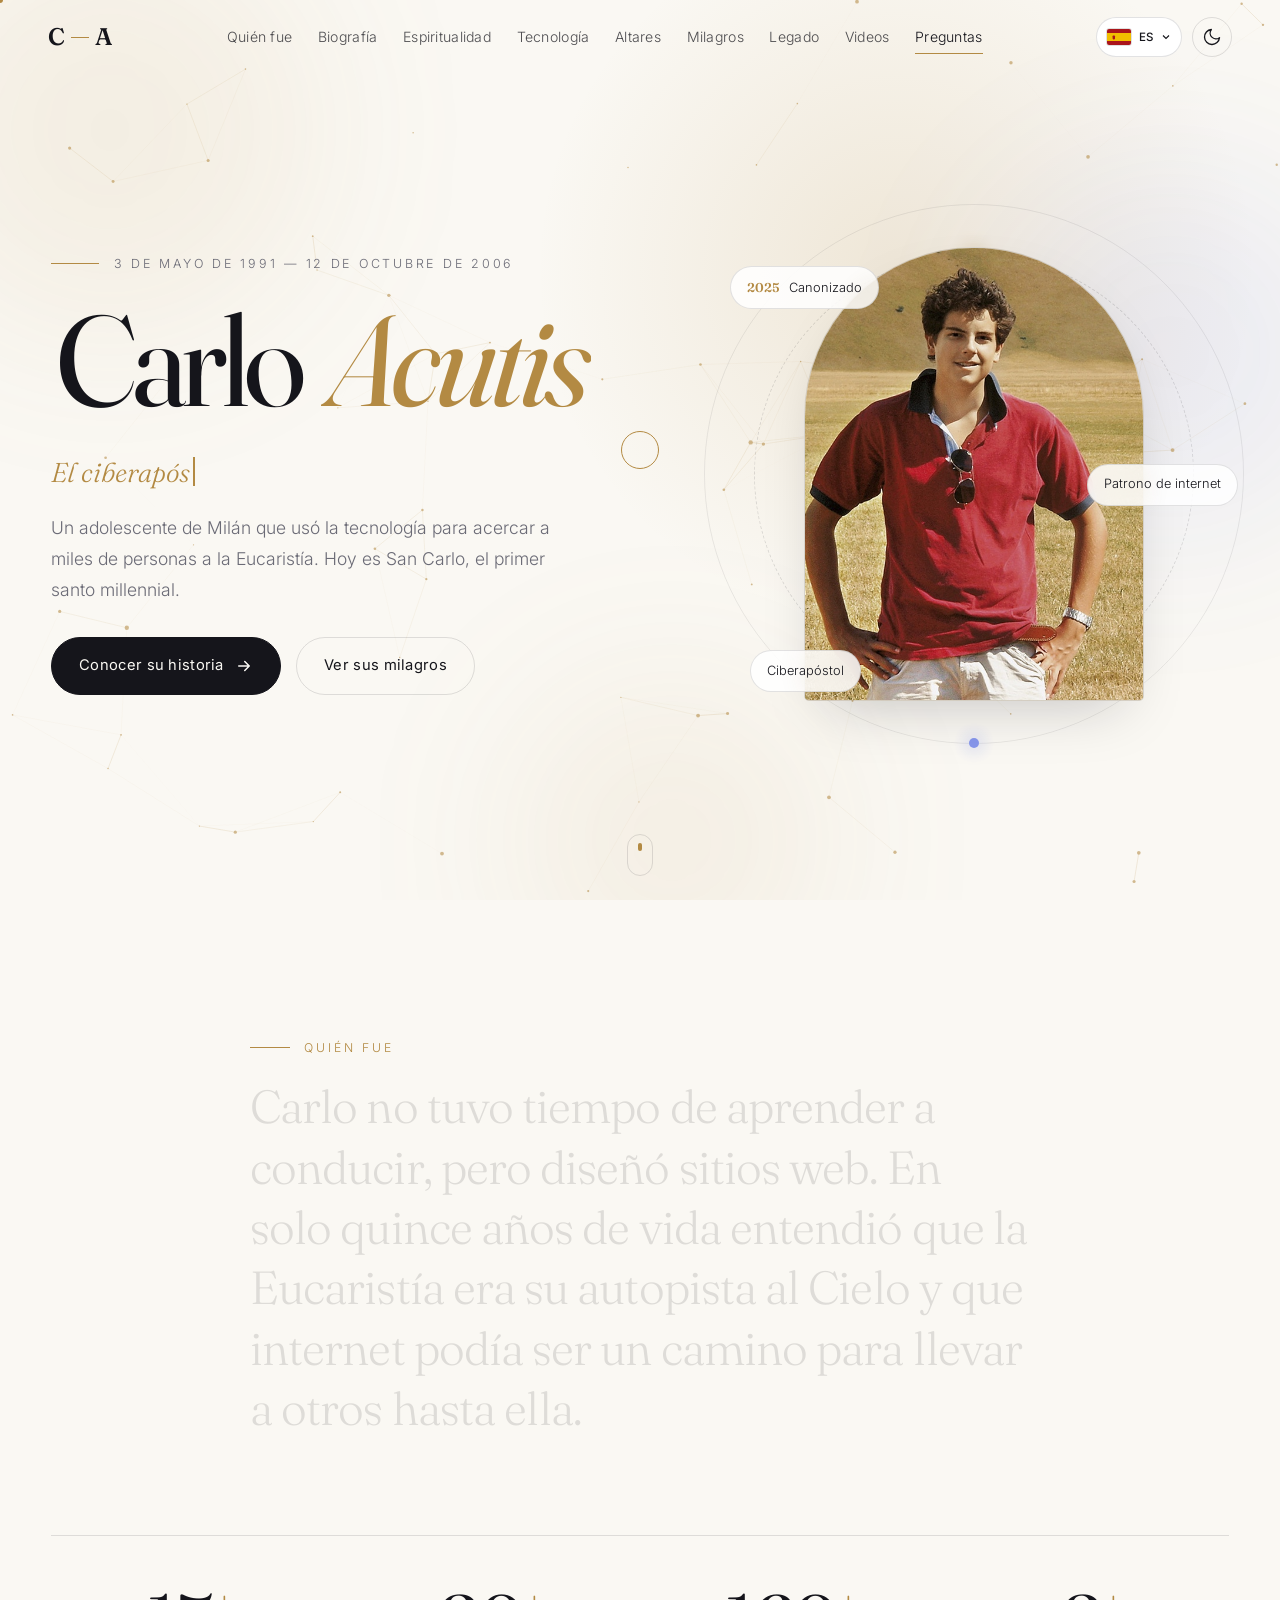
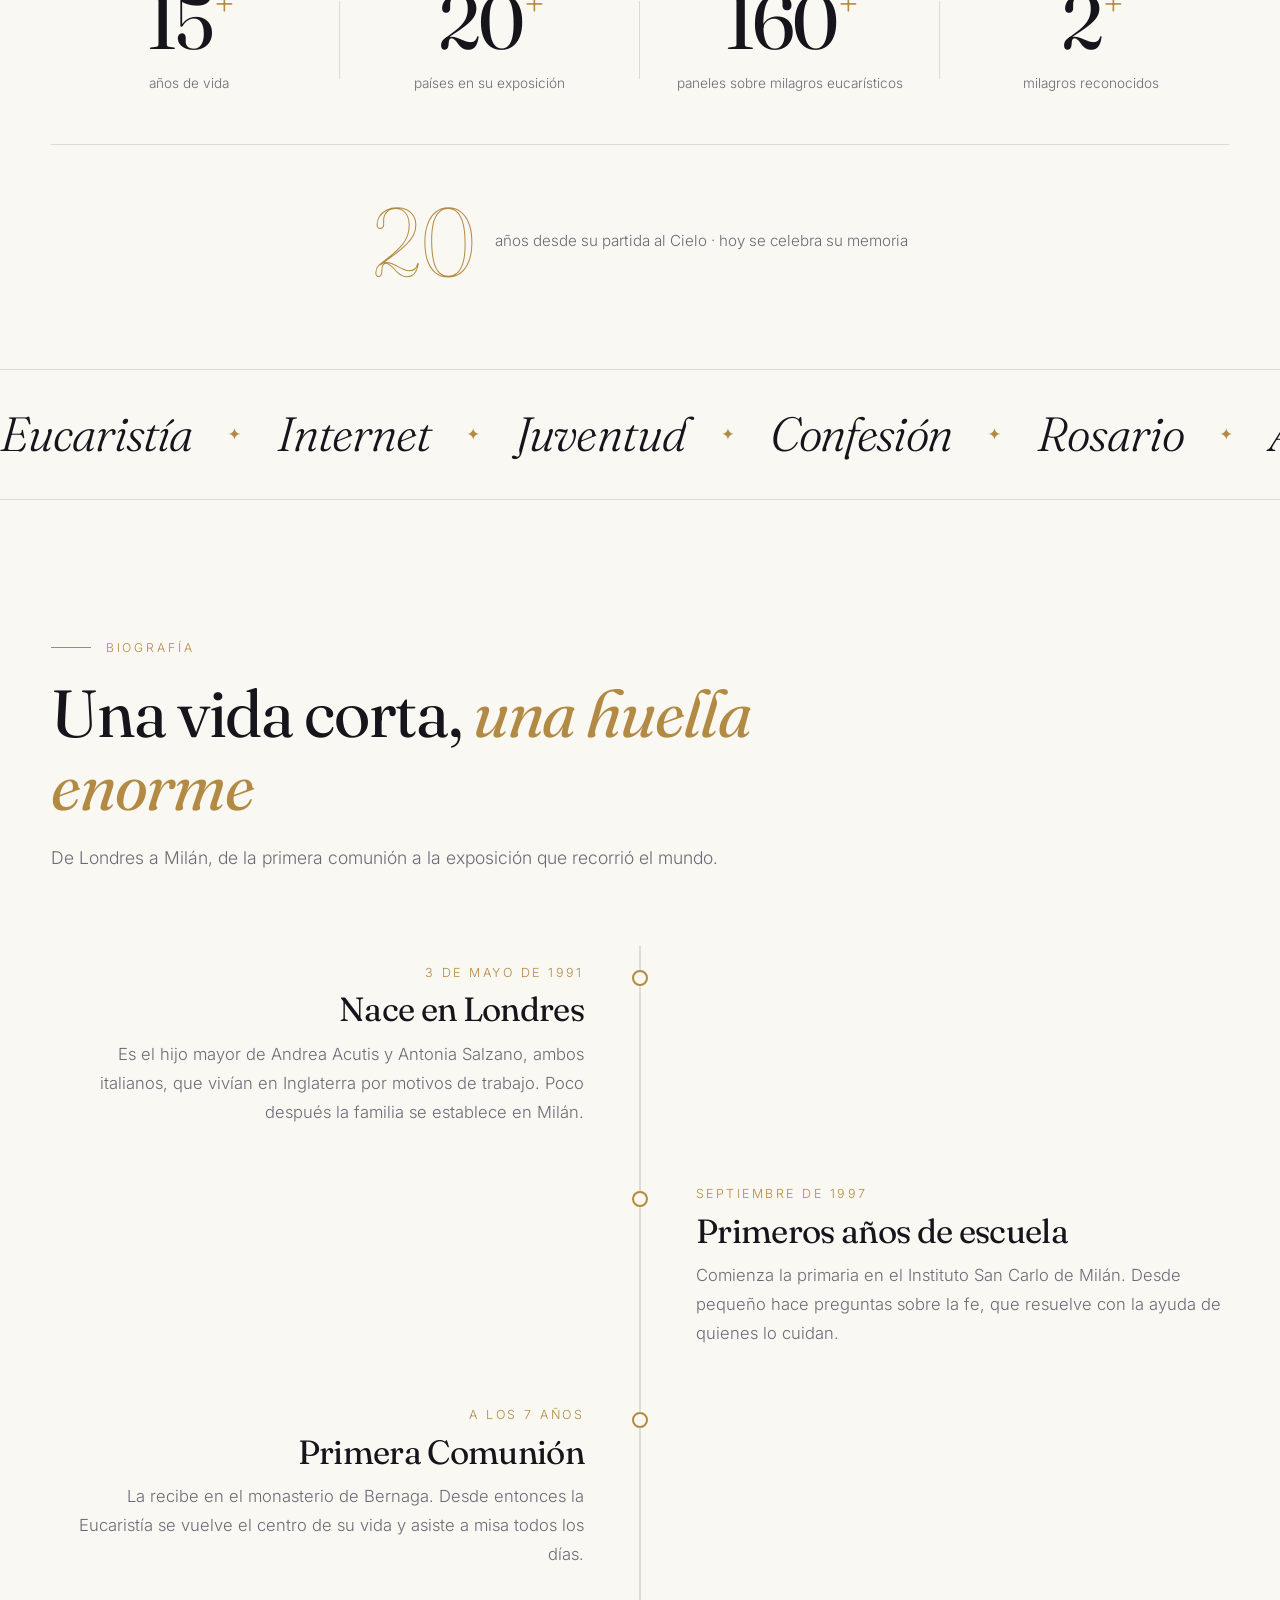
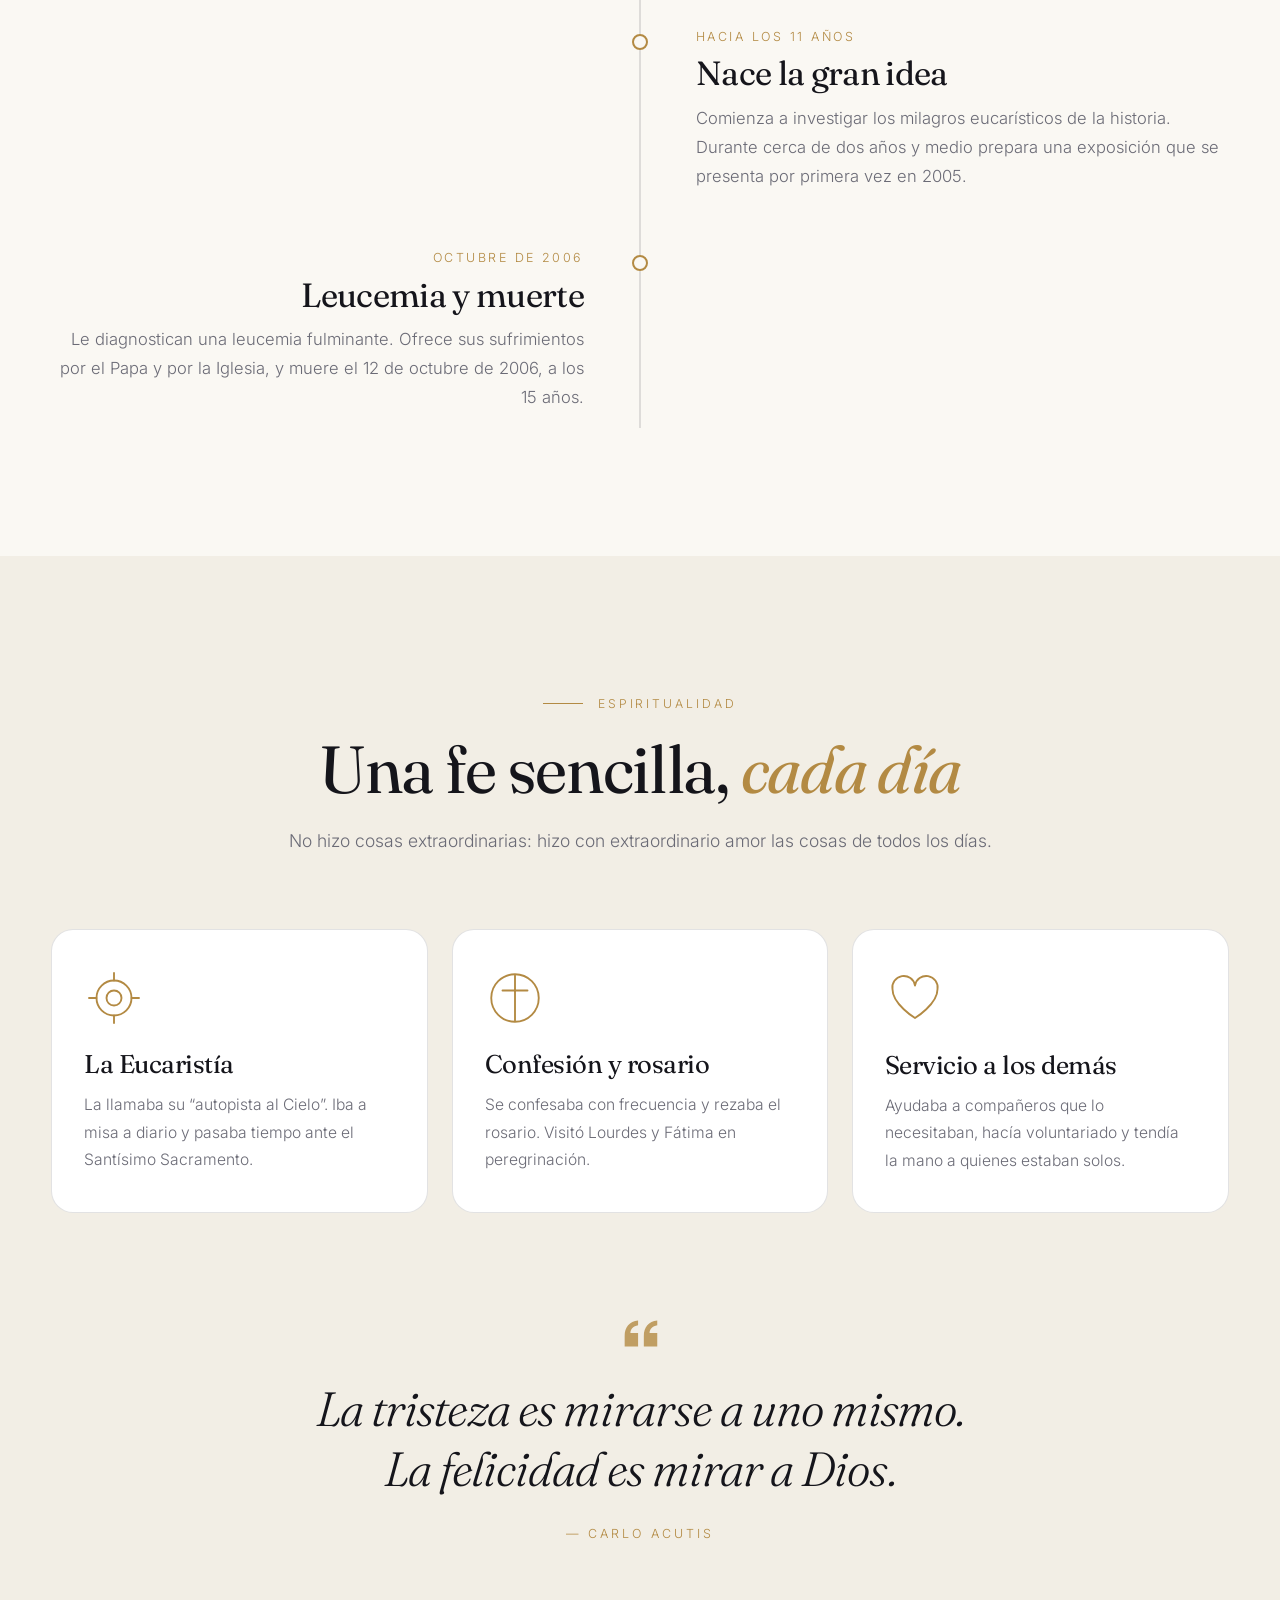
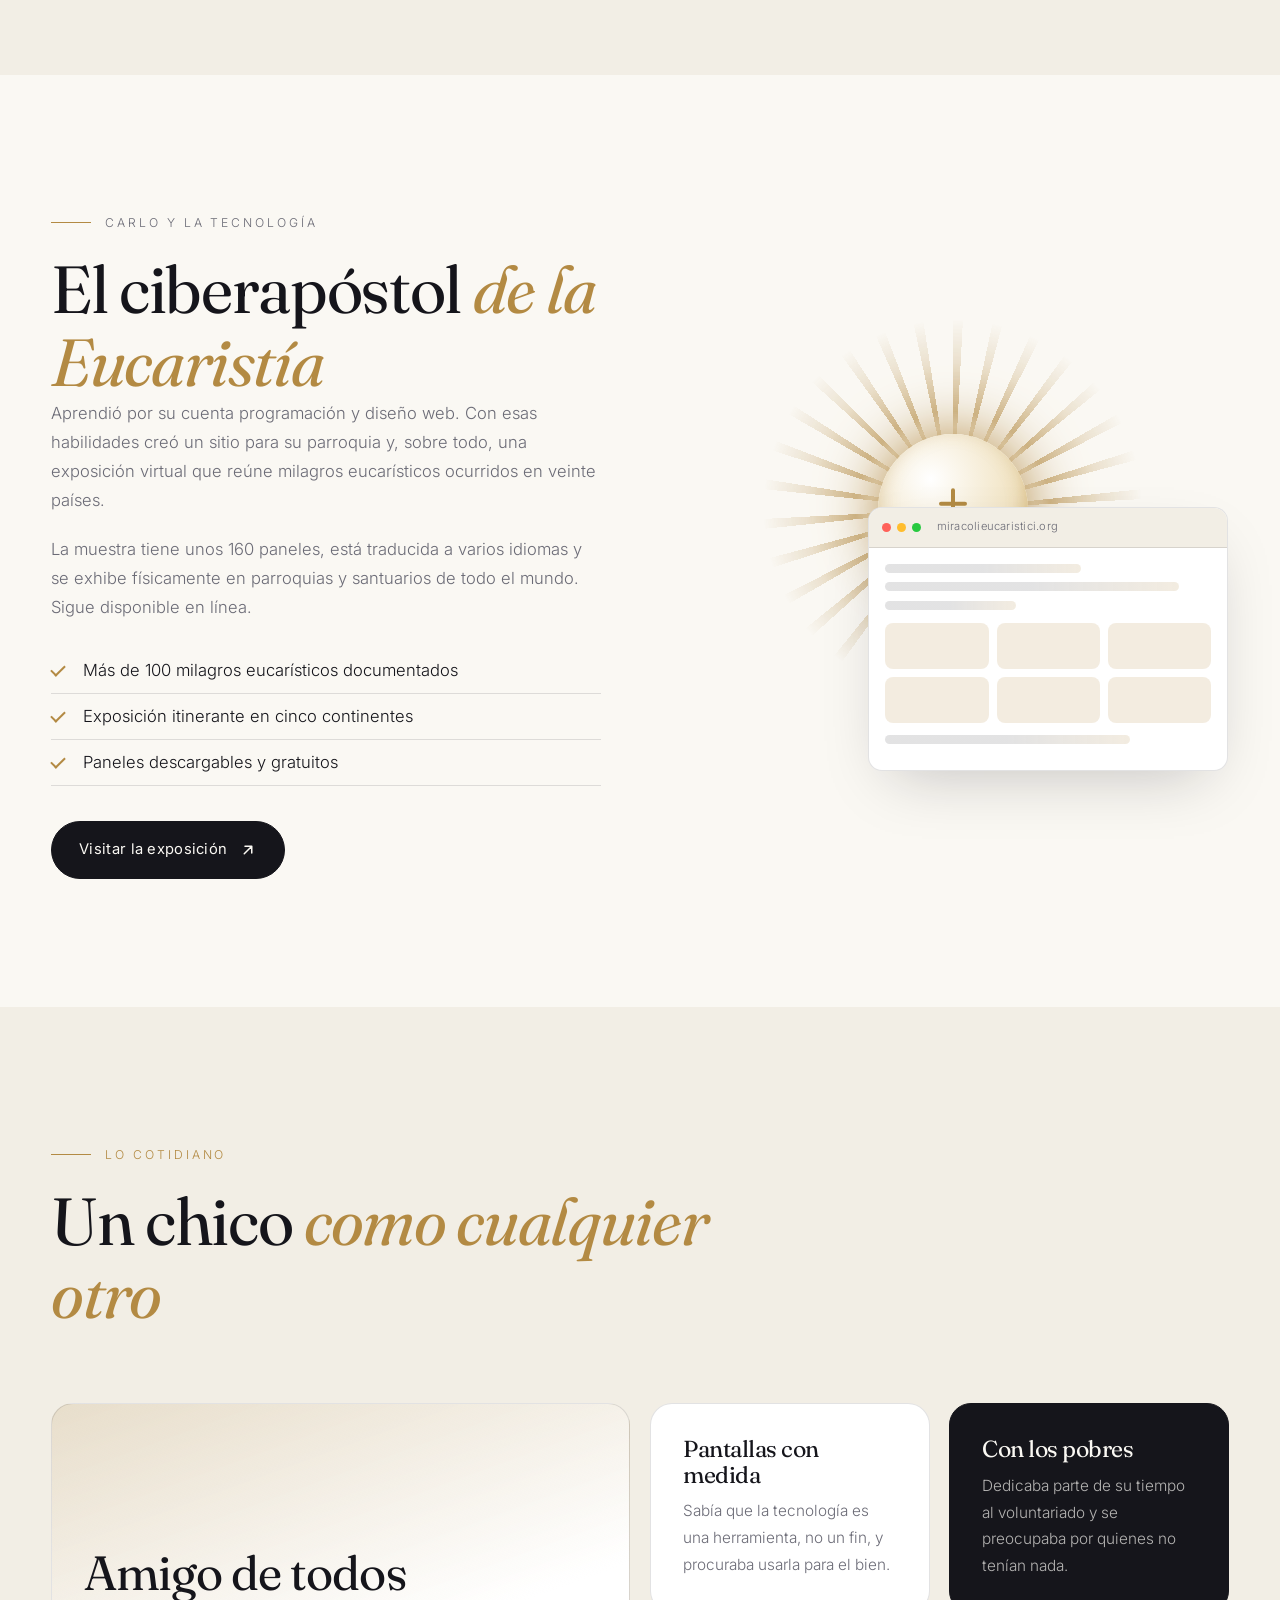
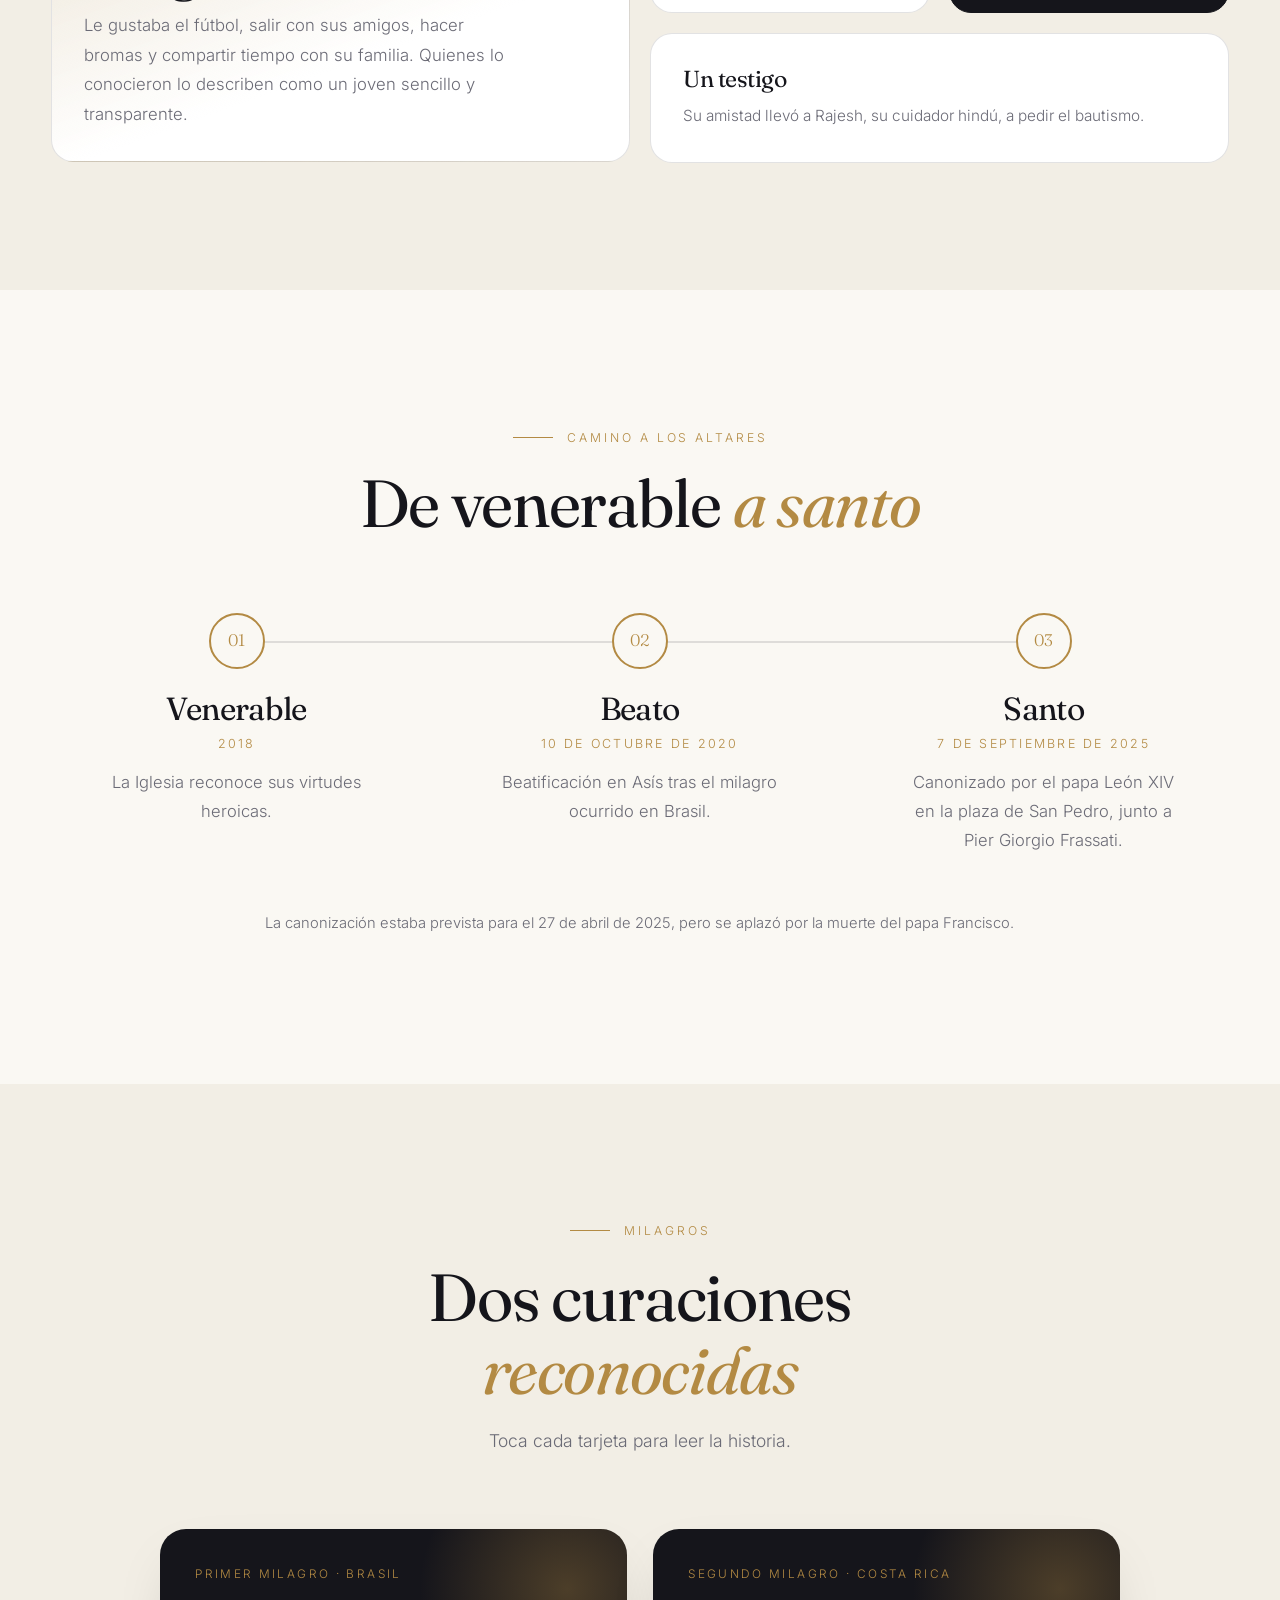
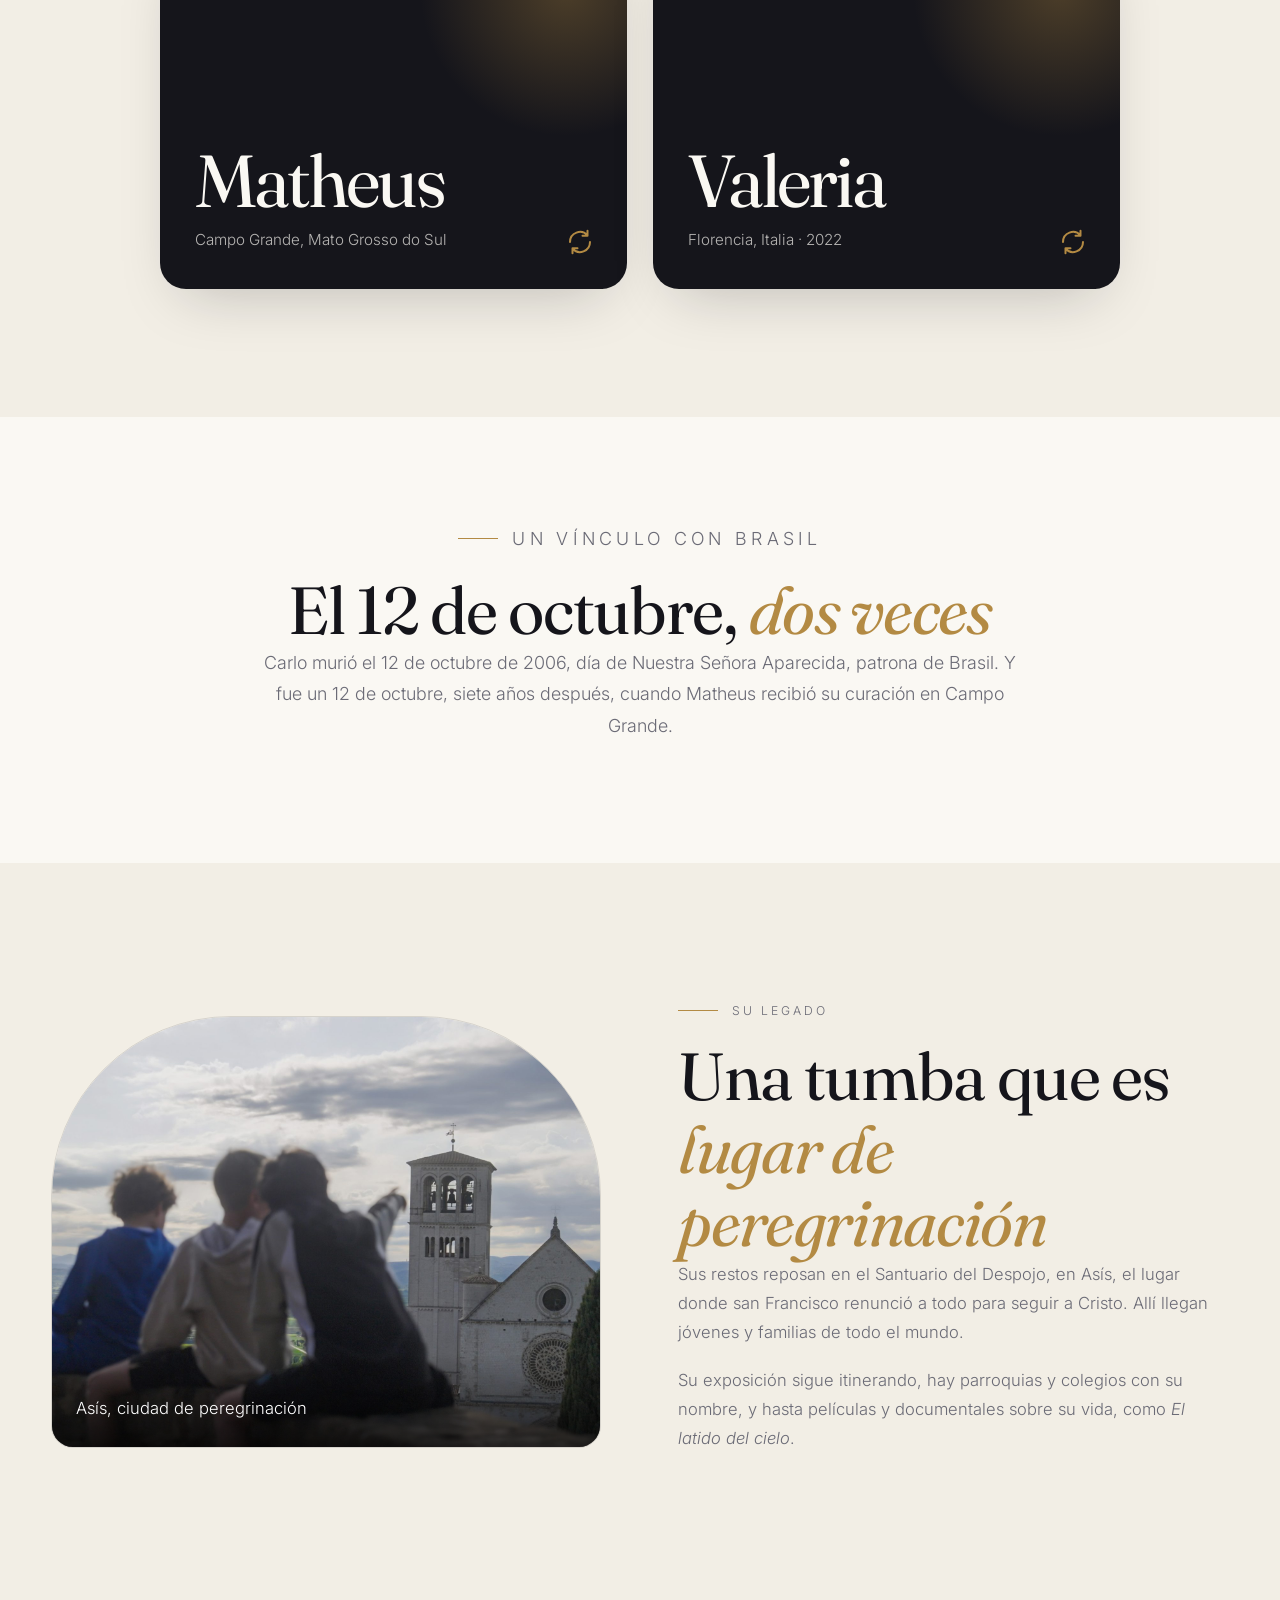
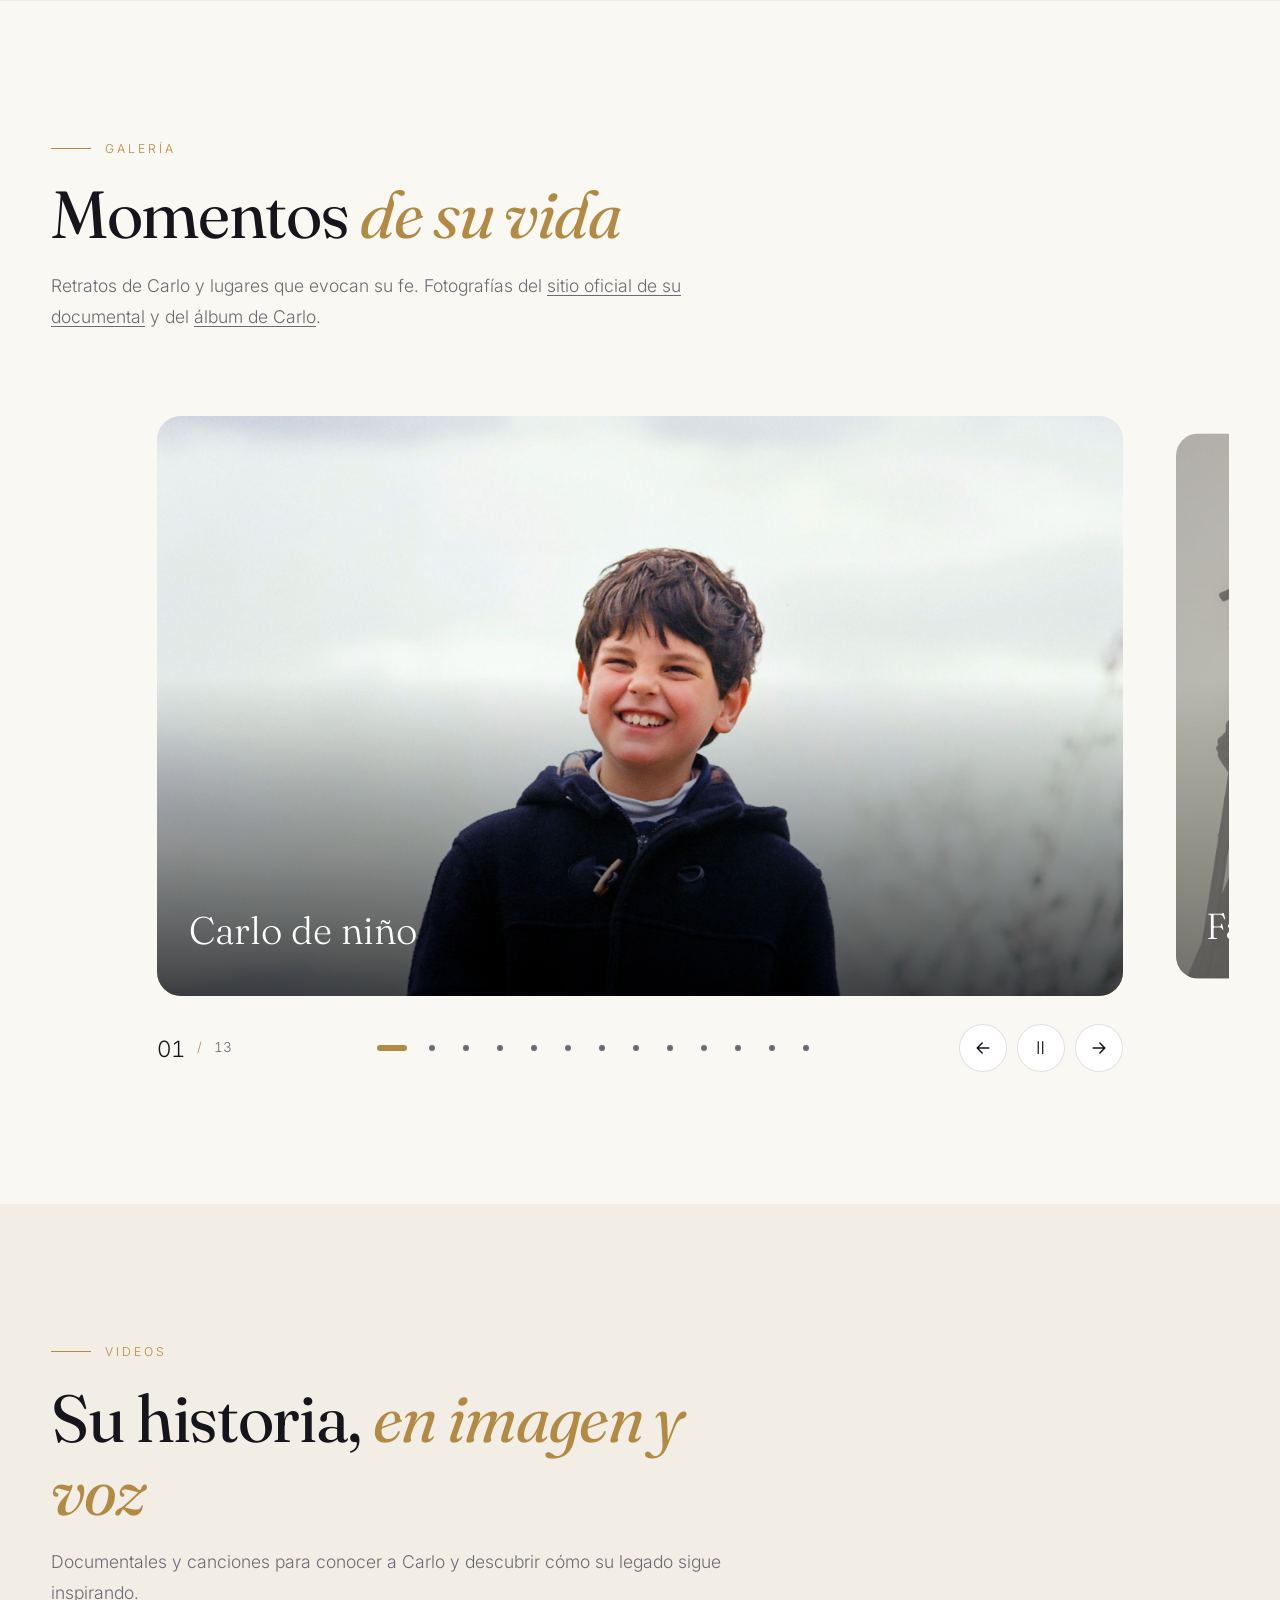
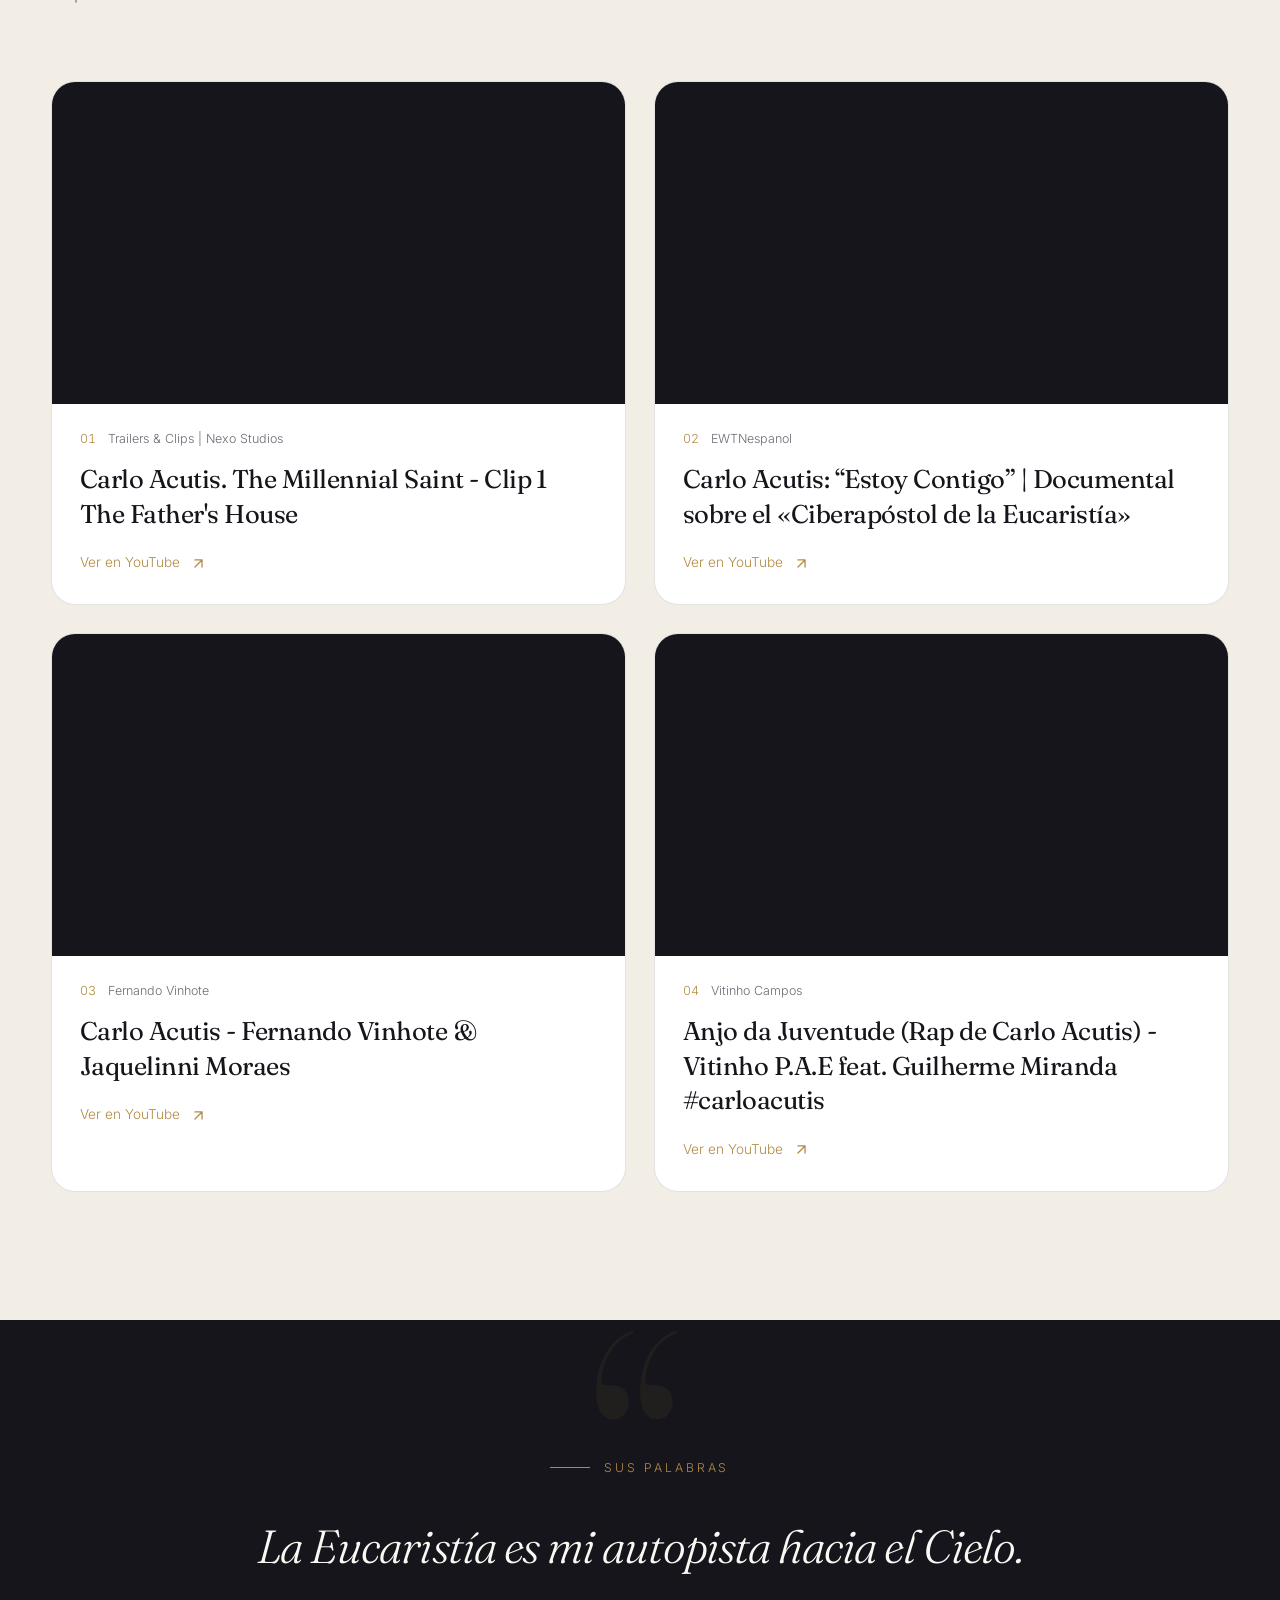
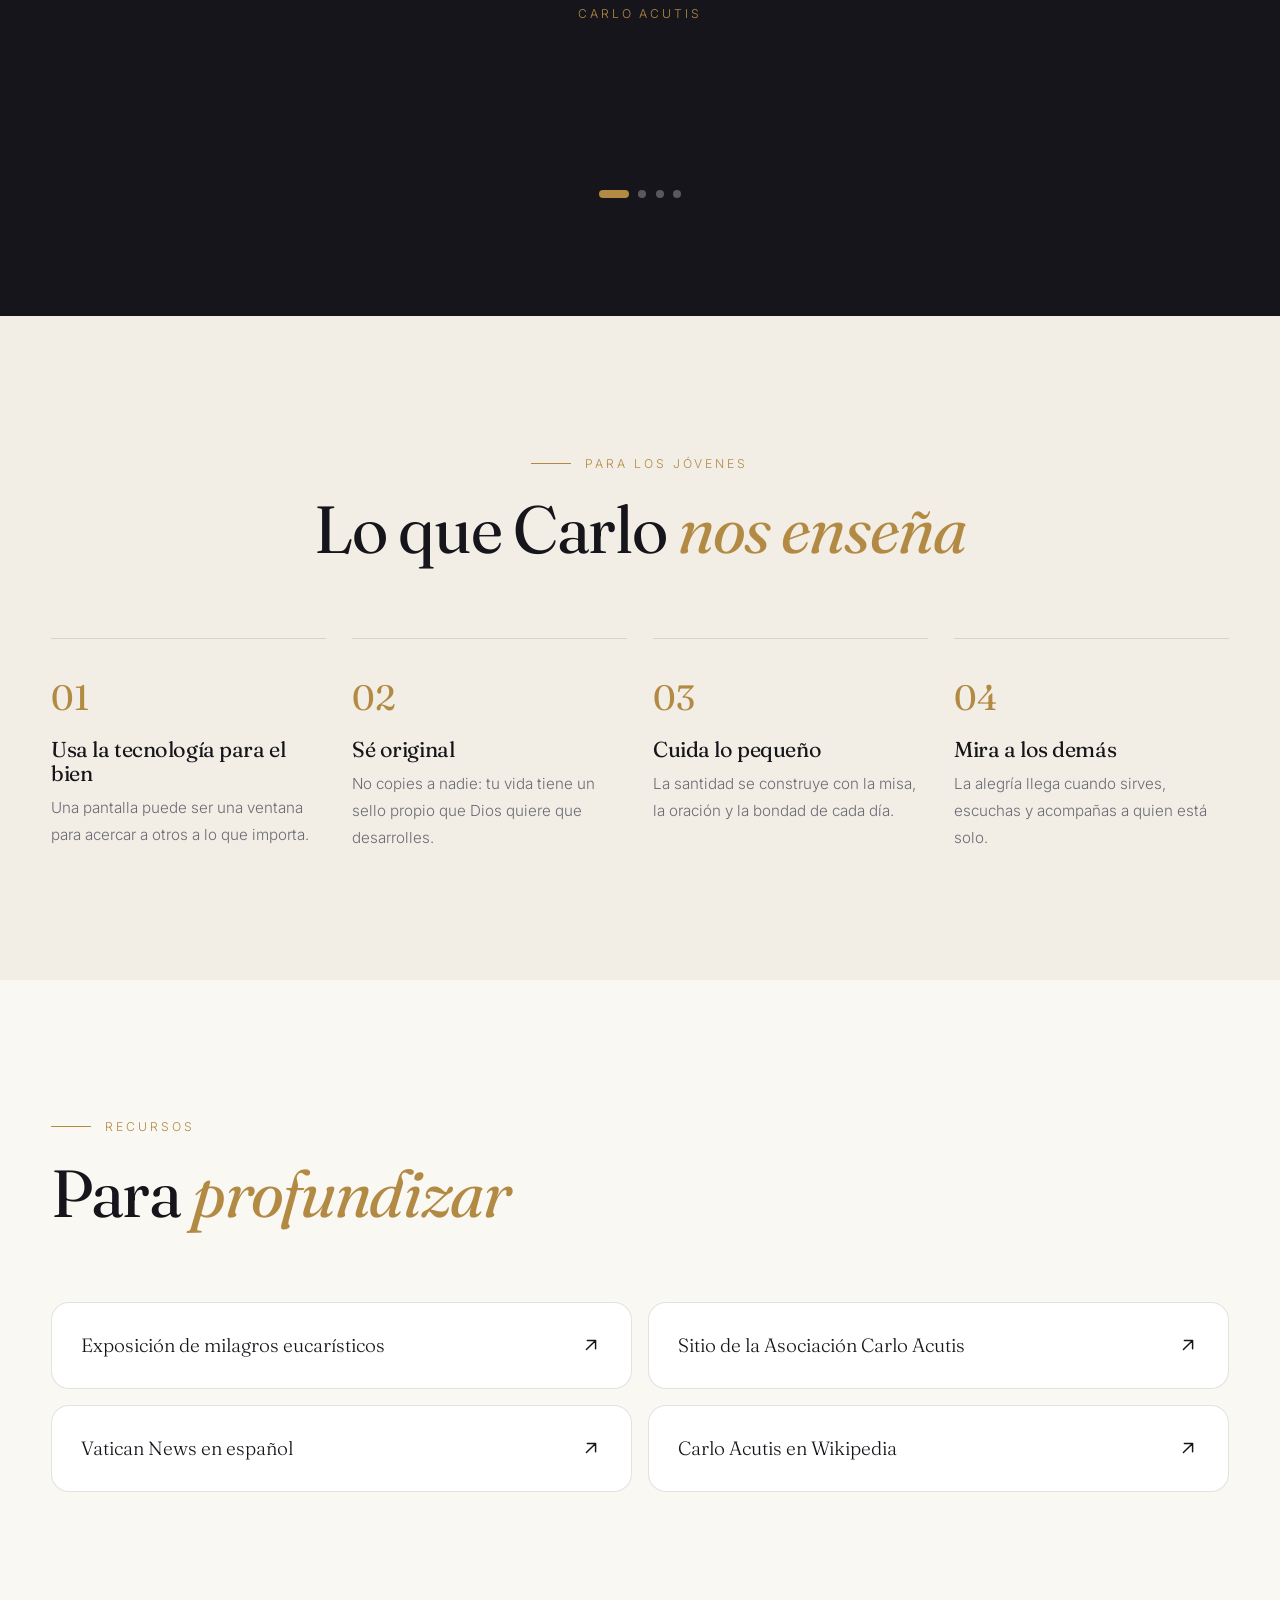
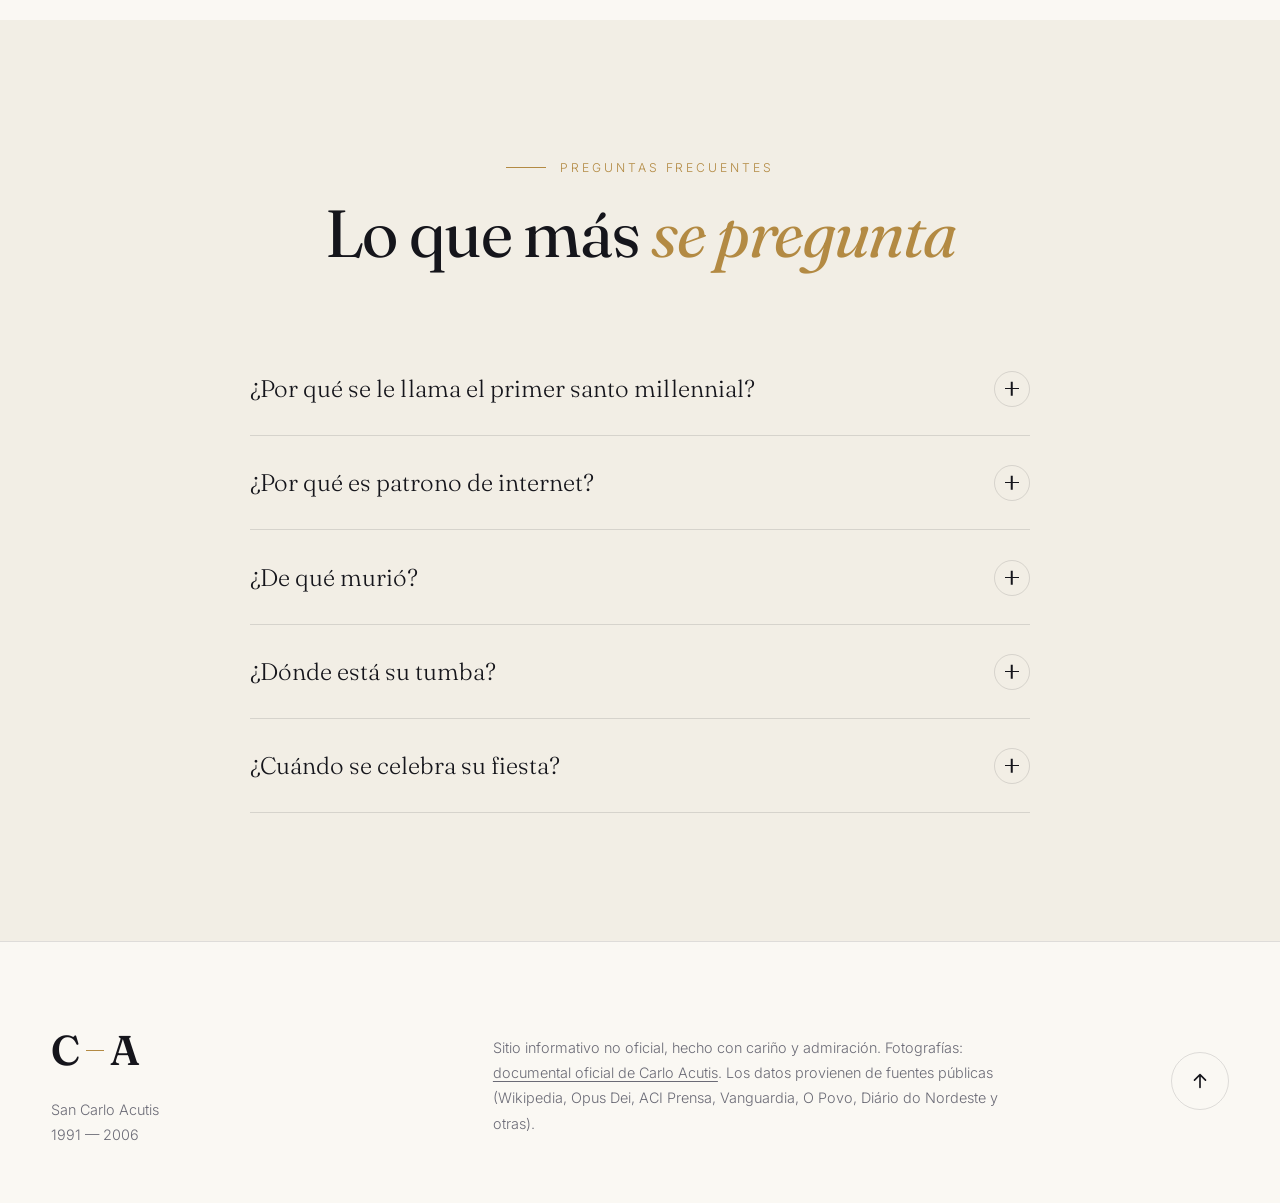
<file: index.html>
<!DOCTYPE html>
<html lang="es" data-theme="light">
<head>
  <meta charset="UTF-8">
  <!-- Google tag (gtag.js) -->
  <script async src="https://www.googletagmanager.com/gtag/js?id=G-KTNM64H885"></script>
  <script>
    window.dataLayer = window.dataLayer || [];
    function gtag(){dataLayer.push(arguments);}
    gtag('js', new Date());
    gtag('config', 'G-KTNM64H885');
  </script>
  <meta name="viewport" content="width=device-width, initial-scale=1">
  <title>San Carlo Acutis · El ciberapóstol de la Eucaristía</title>
  <meta name="description" content="Vida, espiritualidad, milagros y legado de San Carlo Acutis (1991–2006), el primer santo millennial de la Iglesia católica.">
  <meta property="og:title" content="San Carlo Acutis · El ciberapóstol de la Eucaristía">
  <meta property="og:description" content="Conoce la vida del primer santo millennial: su fe, su amor por la Eucaristía y su legado digital.">
  <meta property="og:type" content="website">
  <meta name="theme-color" content="#faf8f3">
  <link rel="icon" type="image/svg+xml" href="img/favicon.svg">
  <link rel="preconnect" href="https://fonts.googleapis.com">
  <link rel="preconnect" href="https://fonts.gstatic.com" crossorigin>
  <link href="https://fonts.googleapis.com/css2?family=Fraunces:ital,opsz,wght@0,9..144,300..700;1,9..144,300..600&family=Inter:wght@300..600&display=swap" rel="stylesheet">
  <link rel="stylesheet" href="style.css">
  <script>document.documentElement.classList.add('js');</script>
</head>
<body class="loading">

  <!-- Preloader -->
  <div id="preloader" aria-hidden="true">
    <div class="pre-inner">
      <svg class="pre-cross" viewBox="0 0 64 64" width="56" height="56"><path d="M32 8v48M18 24h28" /></svg>
      <div class="pre-count"><span id="preNum">0</span><small>%</small></div>
      <div class="pre-bar"><i id="preBar"></i></div>
      <p>Carlo Acutis · 1991 — 2006</p>
    </div>
  </div>

  <div id="progress" aria-hidden="true"></div>
  <div class="cursor-dot" aria-hidden="true"></div>
  <div class="cursor-ring" aria-hidden="true"></div>

  <!-- Navegación -->
  <header class="nav" id="nav">
    <a href="#inicio" class="brand" aria-label="Inicio"><span>C</span><i></i><span>A</span></a>
    <nav class="links" id="links" aria-label="Principal">
      <a href="#quien">Quién fue</a>
      <a href="#biografia">Biografía</a>
      <a href="#espiritualidad">Espiritualidad</a>
      <a href="#tecnologia">Tecnología</a>
      <a href="#altares">Altares</a>
      <a href="#milagros">Milagros</a>
      <a href="#legado">Legado</a>
      <a href="#videos">Videos</a>
      <a href="#faq">Preguntas</a>
    </nav>
    <div class="nav-actions">
      <details class="language-switch" id="languageSwitch" translate="no">
        <summary id="languageSummary" aria-label="Elegir idioma: Español" title="Elegir idioma"><span id="languageFlag"><svg viewBox="0 0 30 20" width="30" height="20" aria-hidden="true"><rect width="30" height="20" fill="#aa151b"/><path d="M0 5h30v10H0z" fill="#f1bf00"/><rect x="7" y="8" width="3" height="5" rx="1" fill="#aa151b"/></svg></span><span id="languageCode">ES</span><svg class="language-chevron" viewBox="0 0 16 16" aria-hidden="true"><path d="m4 6 4 4 4-4"/></svg></summary>
        <div class="language-options">
          <button type="button" data-language="es" data-name="Español" lang="es" aria-pressed="true"><svg viewBox="0 0 30 20" width="30" height="20" aria-hidden="true"><rect width="30" height="20" fill="#aa151b"/><path d="M0 5h30v10H0z" fill="#f1bf00"/><rect x="7" y="8" width="3" height="5" rx="1" fill="#aa151b"/></svg><span>Español</span><small>ES</small></button>
          <button type="button" data-language="en" data-name="English" lang="en" aria-pressed="false"><svg viewBox="0 0 30 20" width="30" height="20" aria-hidden="true"><rect width="30" height="20" fill="#012169"/><path d="m0 0 30 20M30 0 0 20" stroke="#fff" stroke-width="5"/><path d="m0 0 30 20M30 0 0 20" stroke="#c8102e" stroke-width="2"/><path d="M15 0v20M0 10h30" stroke="#fff" stroke-width="7"/><path d="M15 0v20M0 10h30" stroke="#c8102e" stroke-width="4"/></svg><span>English</span><small>EN</small></button>
          <button type="button" data-language="pt" data-name="Português" lang="pt" aria-pressed="false"><svg viewBox="0 0 30 20" width="30" height="20" aria-hidden="true"><rect width="30" height="20" fill="#009739"/><path d="M15 2 28 10 15 18 2 10z" fill="#ffdf00"/><circle cx="15" cy="10" r="5" fill="#002776"/><path d="M10 8q5-1 10 4" fill="none" stroke="#fff" stroke-width="1.4"/></svg><span>Português</span><small>PT</small></button>
          <button type="button" data-language="fr" data-name="Français" lang="fr" aria-pressed="false"><svg viewBox="0 0 30 20" width="30" height="20" aria-hidden="true"><rect width="30" height="20" fill="#fff"/><path d="M0 0h10v20H0z" fill="#0055a4"/><path d="M20 0h10v20H20z" fill="#ef4135"/></svg><span>Français</span><small>FR</small></button>
          <button type="button" data-language="it" data-name="Italiano" lang="it" aria-pressed="false"><svg viewBox="0 0 30 20" width="30" height="20" aria-hidden="true"><rect width="30" height="20" fill="#fff"/><path d="M0 0h10v20H0z" fill="#009246"/><path d="M20 0h10v20H20z" fill="#ce2b37"/></svg><span>Italiano</span><small>IT</small></button>
          <button type="button" data-language="de" data-name="Deutsch" lang="de" aria-pressed="false"><svg viewBox="0 0 30 20" width="30" height="20" aria-hidden="true"><rect width="30" height="20" fill="#ffce00"/><path d="M0 0h30v7H0z" fill="#000"/><path d="M0 7h30v6H0z" fill="#d00"/></svg><span>Deutsch</span><small>DE</small></button>
          <button type="button" data-language="ja" data-name="日本語" lang="ja" aria-pressed="false"><svg viewBox="0 0 30 20" width="30" height="20" aria-hidden="true"><rect width="30" height="20" fill="#fff"/><circle cx="15" cy="10" r="5.5" fill="#bc002d"/></svg><span>日本語</span><small>JA</small></button>
          <button type="button" data-language="ko" data-name="한국어" lang="ko" aria-pressed="false"><svg viewBox="0 0 30 20" width="30" height="20" aria-hidden="true"><rect width="30" height="20" fill="#fff"/><circle cx="15" cy="10" r="5" fill="#cd2e3a"/><path d="M10 10a5 5 0 0 0 10 0c0-3-5-3-5 0s-5 3-5 0" fill="#0047a0"/><g stroke="#111" stroke-width="1"><path d="m3 5 3-3m-2 5 3-3m-2 5 3-3M23 16l3-3m-2 5 3-3m-2 5 3-3m-5-14 3 3m-4-1 3 3M3 14l3 3m-1-4 3 3"/></g></svg><span>한국어</span><small>KO</small></button>
        </div>
      </details>

      <button class="icon-btn" id="themeBtn" aria-label="Cambiar tema" title="Cambiar tema">
        <svg class="i-sun" viewBox="0 0 24 24"><circle cx="12" cy="12" r="4"/><path d="M12 2v2M12 20v2M4.9 4.9l1.4 1.4M17.7 17.7l1.4 1.4M2 12h2M20 12h2M4.9 19.1l1.4-1.4M17.7 6.3l1.4-1.4"/></svg>
        <svg class="i-moon" viewBox="0 0 24 24"><path d="M21 12.8A9 9 0 1 1 11.2 3a7 7 0 0 0 9.8 9.8z"/></svg>
      </button>
      <button class="burger" id="burger" aria-label="Abrir menú" aria-expanded="false"><span></span><span></span></button>
    </div>
  </header>

  <main>
    <!-- HERO -->
    <section class="hero" id="inicio">
      <div class="blob b1"></div><div class="blob b2"></div><div class="blob b3"></div>
      <canvas id="net" aria-hidden="true"></canvas>
      <div class="container hero-grid">
        <div class="hero-text">
          <p class="kicker"><i></i><span>3 de mayo de 1991 — 12 de octubre de 2006</span></p>
          <h1 id="heroTitle" aria-label="Carlo Acutis">Carlo Acutis</h1>
          <p class="hero-sub"><span id="typed"></span><b class="caret"></b></p>
          <p class="hero-lead">Un adolescente de Milán que usó la tecnología para acercar a miles de personas a la Eucaristía. Hoy es San Carlo, el primer santo millennial.</p>
          <div class="hero-cta">
            <a href="#biografia" class="btn btn-solid magnetic"><span>Conocer su historia</span><svg viewBox="0 0 24 24"><path d="M5 12h14M13 6l6 6-6 6"/></svg></a>
            <a href="#milagros" class="btn btn-ghost magnetic"><span>Ver sus milagros</span></a>
          </div>
        </div>
        <div class="hero-visual">
          <div class="orbit o1"></div><div class="orbit o2"></div><div class="orbit o3"></div>
          <div class="arch tilt-soft" data-tilt="6">
            <img src="img/carlo.jpg" alt="Carlo Acutis sonriendo al aire libre, con un polo rojo" width="1320" height="768" fetchpriority="high" decoding="async">
          </div>
          <div class="chip c1"><b>2025</b> Canonizado</div>
          <div class="chip c2">Patrono de internet</div>
          <div class="chip c3">Ciberapóstol</div>
        </div>
      </div>
      <a href="#quien" class="scroll-ind" aria-label="Desplazarse"><i></i></a>
    </section>

    <!-- FRASE -->
    <section class="statement-sec" id="quien">
      <div class="container narrow">
        <p class="eyebrow" data-reveal="up"><i></i>Quién fue</p>
        <p class="statement" id="statement">Carlo no tuvo tiempo de aprender a conducir, pero diseñó sitios web. En solo quince años de vida entendió que la Eucaristía era su autopista al Cielo y que internet podía ser un camino para llevar a otros hasta ella.</p>
      </div>
    </section>

    <!-- DATOS -->
    <section class="stats">
      <div class="container stats-grid" data-stagger>
        <div class="stat" data-reveal="up"><b data-count="15">0</b><span>años de vida</span></div>
        <div class="stat" data-reveal="up"><b data-count="20">0</b><span>países en su exposición</span></div>
        <div class="stat" data-reveal="up"><b data-count="160">0</b><span>paneles sobre milagros eucarísticos</span></div>
        <div class="stat" data-reveal="up"><b data-count="2">0</b><span>milagros reconocidos</span></div>
      </div>
      <div class="container since" data-reveal="up">
        <span class="since-num" id="sinceYears">20</span>
        <span>años desde su partida al Cielo · hoy se celebra su memoria</span>
      </div>
    </section>

    <!-- MARQUEE -->
    <div class="marquee" aria-hidden="true">
      <div class="marquee-track">
        <span>Eucaristía</span><i>✦</i><span>Internet</span><i>✦</i><span>Juventud</span><i>✦</i><span>Confesión</span><i>✦</i><span>Rosario</span><i>✦</i><span>Amistad</span><i>✦</i><span>Servicio</span><i>✦</i>
        <span>Eucaristía</span><i>✦</i><span>Internet</span><i>✦</i><span>Juventud</span><i>✦</i><span>Confesión</span><i>✦</i><span>Rosario</span><i>✦</i><span>Amistad</span><i>✦</i><span>Servicio</span><i>✦</i>
      </div>
    </div>

    <!-- BIOGRAFÍA -->
    <section class="section" id="biografia">
      <div class="container">
        <header class="sec-head">
          <p class="eyebrow" data-reveal="up"><i></i>Biografía</p>
          <h2 class="title" data-reveal="up">Una vida corta, <em>una huella enorme</em></h2>
          <p class="sec-lead" data-reveal="up" data-delay="100">De Londres a Milán, de la primera comunión a la exposición que recorrió el mundo.</p>
        </header>

        <div class="timeline" id="tl1">
          <div class="tl-line"><i></i></div>

          <article class="tl-item" data-reveal="left">
            <span class="tl-dot"></span>
            <time>3 de mayo de 1991</time>
            <h3>Nace en Londres</h3>
            <p>Es el hijo mayor de Andrea Acutis y Antonia Salzano, ambos italianos, que vivían en Inglaterra por motivos de trabajo. Poco después la familia se establece en Milán.</p>
          </article>

          <article class="tl-item" data-reveal="right">
            <span class="tl-dot"></span>
            <time>Septiembre de 1997</time>
            <h3>Primeros años de escuela</h3>
            <p>Comienza la primaria en el Instituto San Carlo de Milán. Desde pequeño hace preguntas sobre la fe, que resuelve con la ayuda de quienes lo cuidan.</p>
          </article>

          <article class="tl-item" data-reveal="left">
            <span class="tl-dot"></span>
            <time>A los 7 años</time>
            <h3>Primera Comunión</h3>
            <p>La recibe en el monasterio de Bernaga. Desde entonces la Eucaristía se vuelve el centro de su vida y asiste a misa todos los días.</p>
          </article>

          <article class="tl-item" data-reveal="right">
            <span class="tl-dot"></span>
            <time>Hacia los 11 años</time>
            <h3>Nace la gran idea</h3>
            <p>Comienza a investigar los milagros eucarísticos de la historia. Durante cerca de dos años y medio prepara una exposición que se presenta por primera vez en 2005.</p>
          </article>

          <article class="tl-item" data-reveal="left">
            <span class="tl-dot"></span>
            <time>Octubre de 2006</time>
            <h3>Leucemia y muerte</h3>
            <p>Le diagnostican una leucemia fulminante. Ofrece sus sufrimientos por el Papa y por la Iglesia, y muere el 12 de octubre de 2006, a los 15 años.</p>
          </article>
        </div>
      </div>
    </section>

    <!-- ESPIRITUALIDAD -->
    <section class="section alt" id="espiritualidad">
      <div class="container">
        <header class="sec-head center">
          <p class="eyebrow" data-reveal="up"><i></i>Espiritualidad</p>
          <h2 class="title" data-reveal="up">Una fe sencilla, <em>cada día</em></h2>
          <p class="sec-lead" data-reveal="up" data-delay="100">No hizo cosas extraordinarias: hizo con extraordinario amor las cosas de todos los días.</p>
        </header>

        <div class="cards3" data-stagger>
          <article class="card" data-tilt="8" data-reveal="up">
            <div class="ico"><svg viewBox="0 0 48 48"><circle cx="24" cy="24" r="14"/><circle cx="24" cy="24" r="6"/><path d="M24 4v6M24 38v6M4 24h6M38 24h6"/></svg></div>
            <h3>La Eucaristía</h3>
            <p>La llamaba su “autopista al Cielo”. Iba a misa a diario y pasaba tiempo ante el Santísimo Sacramento.</p>
          </article>
          <article class="card" data-tilt="8" data-reveal="up">
            <div class="ico"><svg viewBox="0 0 48 48"><path d="M24 6v36M14 18h20"/><circle cx="24" cy="24" r="19"/></svg></div>
            <h3>Confesión y rosario</h3>
            <p>Se confesaba con frecuencia y rezaba el rosario. Visitó Lourdes y Fátima en peregrinación.</p>
          </article>
          <article class="card" data-tilt="8" data-reveal="up">
            <div class="ico"><svg viewBox="0 0 48 48"><path d="M24 40S6 29 6 17a9 9 0 0 1 18-3 9 9 0 0 1 18 3c0 12-18 23-18 23z"/></svg></div>
            <h3>Servicio a los demás</h3>
            <p>Ayudaba a compañeros que lo necesitaban, hacía voluntariado y tendía la mano a quienes estaban solos.</p>
          </article>
        </div>

        <blockquote class="big-quote" data-reveal="zoom">
          <svg viewBox="0 0 48 48" class="qmark"><path d="M8 28c0-9 5-15 14-16v5c-5 1-8 4-8 8h8v14H8zM28 28c0-9 5-15 14-16v5c-5 1-8 4-8 8h8v14H28z"/></svg>
          <p>La tristeza es mirarse a uno mismo.<br>La felicidad es mirar a Dios.</p>
          <cite>— Carlo Acutis</cite>
        </blockquote>
      </div>
    </section>

    <!-- TECNOLOGÍA -->
    <section class="section" id="tecnologia">
      <div class="container split">
        <div class="split-text">
          <p class="eyebrow" data-reveal="up"><i></i>Carlo y la tecnología</p>
          <h2 class="title" data-reveal="up">El ciberapóstol <em>de la Eucaristía</em></h2>
          <p data-reveal="up" data-delay="100">Aprendió por su cuenta programación y diseño web. Con esas habilidades creó un sitio para su parroquia y, sobre todo, una exposición virtual que reúne milagros eucarísticos ocurridos en veinte países.</p>
          <p data-reveal="up" data-delay="200">La muestra tiene unos 160 paneles, está traducida a varios idiomas y se exhibe físicamente en parroquias y santuarios de todo el mundo. Sigue disponible en línea.</p>
          <ul class="ticks" data-stagger>
            <li data-reveal="left">Más de 100 milagros eucarísticos documentados</li>
            <li data-reveal="left">Exposición itinerante en cinco continentes</li>
            <li data-reveal="left">Paneles descargables y gratuitos</li>
          </ul>
          <a class="btn btn-solid magnetic" href="https://www.miracolieucaristici.org" target="_blank" rel="noopener" data-reveal="up"><span>Visitar la exposición</span><svg viewBox="0 0 24 24"><path d="M7 17L17 7M8 7h9v9"/></svg></a>
        </div>

        <div class="split-visual" data-reveal="zoom">
          <div class="host">
            <div class="rays"></div>
            <div class="rays r2"></div>
            <div class="disc"><svg viewBox="0 0 48 48"><path d="M24 10v28M15 20h18"/></svg></div>
          </div>
          <div class="browser">
            <div class="bar"><i></i><i></i><i></i><span>miracolieucaristici.org</span></div>
            <div class="screen">
              <div class="line w60"></div>
              <div class="line w90"></div>
              <div class="line w40"></div>
              <div class="grid-mini"><b></b><b></b><b></b><b></b><b></b><b></b></div>
              <div class="line w75"></div>
            </div>
          </div>
        </div>
      </div>
    </section>

    <!-- VIDA COTIDIANA -->
    <section class="section alt" id="vida">
      <div class="container">
        <header class="sec-head">
          <p class="eyebrow" data-reveal="up"><i></i>Lo cotidiano</p>
          <h2 class="title" data-reveal="up">Un chico <em>como cualquier otro</em></h2>
        </header>
        <div class="bento" data-stagger>
          <div class="bento-item big" data-reveal="up" data-tilt="5">
            <h3>Amigo de todos</h3>
            <p>Le gustaba el fútbol, salir con sus amigos, hacer bromas y compartir tiempo con su familia. Quienes lo conocieron lo describen como un joven sencillo y transparente.</p>
          </div>
          <div class="bento-item" data-reveal="up" data-tilt="5">
            <h3>Pantallas con medida</h3>
            <p>Sabía que la tecnología es una herramienta, no un fin, y procuraba usarla para el bien.</p>
          </div>
          <div class="bento-item dark" data-reveal="up" data-tilt="5">
            <h3>Con los pobres</h3>
            <p>Dedicaba parte de su tiempo al voluntariado y se preocupaba por quienes no tenían nada.</p>
          </div>
          <div class="bento-item" data-reveal="up" data-tilt="5">
            <h3>Un testigo</h3>
            <p>Su amistad llevó a Rajesh, su cuidador hindú, a pedir el bautismo.</p>
          </div>
        </div>
      </div>
    </section>

    <!-- ALTARES -->
    <section class="section" id="altares">
      <div class="container">
        <header class="sec-head center">
          <p class="eyebrow" data-reveal="up"><i></i>Camino a los altares</p>
          <h2 class="title" data-reveal="up">De venerable <em>a santo</em></h2>
        </header>
        <div class="path" id="path">
          <div class="path-line"><i></i></div>
          <div class="step" data-reveal="up">
            <span class="step-n">01</span>
            <h3>Venerable</h3>
            <time>2018</time>
            <p>La Iglesia reconoce sus virtudes heroicas.</p>
          </div>
          <div class="step" data-reveal="up" data-delay="150">
            <span class="step-n">02</span>
            <h3>Beato</h3>
            <time>10 de octubre de 2020</time>
            <p>Beatificación en Asís tras el milagro ocurrido en Brasil.</p>
          </div>
          <div class="step" data-reveal="up" data-delay="300">
            <span class="step-n">03</span>
            <h3>Santo</h3>
            <time>7 de septiembre de 2025</time>
            <p>Canonizado por el papa León XIV en la plaza de San Pedro, junto a Pier Giorgio Frassati.</p>
          </div>
        </div>
        <p class="note" data-reveal="up">La canonización estaba prevista para el 27 de abril de 2025, pero se aplazó por la muerte del papa Francisco.</p>
      </div>
    </section>

    <!-- MILAGROS -->
    <section class="section alt" id="milagros">
      <div class="container">
        <header class="sec-head center">
          <p class="eyebrow" data-reveal="up"><i></i>Milagros</p>
          <h2 class="title" data-reveal="up">Dos curaciones <em>reconocidas</em></h2>
          <p class="sec-lead" data-reveal="up" data-delay="100">Toca cada tarjeta para leer la historia.</p>
        </header>
        <div class="flips" data-stagger>
          <button class="flip" data-reveal="up" aria-label="Primer milagro: Brasil">
            <span class="flip-in">
              <span class="face front">
                <small>Primer milagro · Brasil</small>
                <strong>Matheus</strong>
                <em>Campo Grande, Mato Grosso do Sul</em>
                <svg viewBox="0 0 24 24"><path d="M4 12a8 8 0 0 1 14-5.3M20 12a8 8 0 0 1-14 5.3M18 3v4h-4M6 21v-4h4"/></svg>
              </span>
              <span class="face back">
                <small>Aprobado para la beatificación</small>
                <p>Matheus Vianna nació con páncreas anular, una malformación que le causaba vómitos constantes y pérdida de peso. El 12 de octubre de 2013, en una capilla donde se exponía una reliquia de Carlo, comió una comida completa y no volvió a vomitar.</p>
              </span>
            </span>
          </button>
          <button class="flip" data-reveal="up" data-delay="150" aria-label="Segundo milagro: Costa Rica">
            <span class="flip-in">
              <span class="face front">
                <small>Segundo milagro · Costa Rica</small>
                <strong>Valeria</strong>
                <em>Florencia, Italia · 2022</em>
                <svg viewBox="0 0 24 24"><path d="M4 12a8 8 0 0 1 14-5.3M20 12a8 8 0 0 1-14 5.3M18 3v4h-4M6 21v-4h4"/></svg>
              </span>
              <span class="face back">
                <small>Aprobado para la canonización</small>
                <p>Valeria Valverde, de 21 años, sufrió un grave traumatismo craneal en un accidente de bicicleta. Su madre rezó ante la tumba de Carlo en Asís y ese mismo día Valeria volvió a respirar sola. Dos meses después viajó a Asís a dar gracias.</p>
              </span>
            </span>
          </button>
        </div>
      </div>
    </section>

    <!-- BRASIL -->
    <section class="section brasil">
      <div class="container narrow center-text">
        <p class="eyebrow" data-reveal="up"><i></i>Un vínculo con Brasil</p>
        <h2 class="title" data-reveal="up">El 12 de octubre, <em>dos veces</em></h2>
        <p data-reveal="up" data-delay="100">Carlo murió el 12 de octubre de 2006, día de Nuestra Señora Aparecida, patrona de Brasil. Y fue un 12 de octubre, siete años después, cuando Matheus recibió su curación en Campo Grande.</p>
      </div>
    </section>

    <!-- LEGADO -->
    <section class="section alt" id="legado">
      <div class="container split rev">
        <div class="split-visual" data-reveal="zoom">
          <figure class="legacy-photo"><img src="img/peregrinos.jpg" alt="Jóvenes contemplando Asís junto a la basílica de San Francisco" loading="lazy" decoding="async" width="2560" height="1350"><figcaption>Asís, ciudad de peregrinación</figcaption></figure>
        </div>
        <div class="split-text">
          <p class="eyebrow" data-reveal="up"><i></i>Su legado</p>
          <h2 class="title" data-reveal="up">Una tumba que es <em>lugar de peregrinación</em></h2>
          <p data-reveal="up" data-delay="100">Sus restos reposan en el Santuario del Despojo, en Asís, el lugar donde san Francisco renunció a todo para seguir a Cristo. Allí llegan jóvenes y familias de todo el mundo.</p>
          <p data-reveal="up" data-delay="200">Su exposición sigue itinerando, hay parroquias y colegios con su nombre, y hasta películas y documentales sobre su vida, como <em>El latido del cielo</em>.</p>
        </div>
      </div>
    </section>

    <!-- GALERÍA -->
    <section class="section" id="galeria">
      <div class="container">
        <header class="sec-head">
          <p class="eyebrow" data-reveal="up"><i></i>Galería</p>
          <h2 class="title" data-reveal="up">Momentos <em>de su vida</em></h2>
          <p class="sec-lead" data-reveal="up" data-delay="100">Retratos de Carlo y lugares que evocan su fe. Fotografías del <a href="https://carloacutisfilm.it/?lang=en" target="_blank" rel="noopener">sitio oficial de su documental</a> y del <a href="https://www.carloacutis.net/pages/foto1.html" target="_blank" rel="noopener">álbum de Carlo</a>.</p>
        </header>
        <div class="photo-carousel" role="region" aria-roledescription="carrusel" aria-label="Fotografías de Carlo y lugares de peregrinación">
        <div class="photo-track" id="photoTrack" tabindex="0" aria-label="Galería. Usa las flechas del teclado para navegar.">
          <figure class="photo-slide" role="group" aria-roledescription="diapositiva" aria-label="1 de 13"><img src="img/carlo-archivo.jpg" alt="Carlo Acutis de niño, sonriendo con una chaqueta oscura" width="2560" height="1722" loading="lazy" decoding="async"><figcaption>Carlo de niño</figcaption></figure>
          <figure class="photo-slide" role="group" aria-roledescription="diapositiva" aria-label="2 de 13"><img src="img/fatima.jpg" alt="Estatua de san Juan Pablo II y cruz en Fátima" width="2560" height="1350" loading="lazy" decoding="async"><figcaption>Fátima</figcaption></figure>
          <figure class="photo-slide" role="group" aria-roledescription="diapositiva" aria-label="3 de 13"><img src="img/la-verna.jpg" alt="Santuario de La Verna entre montañas y bosque" width="2560" height="1440" loading="lazy" decoding="async"><figcaption>Santuario de La Verna</figcaption></figure>
          <figure class="photo-slide" role="group" aria-roledescription="diapositiva" aria-label="4 de 13"><img src="img/cascia.jpg" alt="Interior de una iglesia de Cascia con pinturas y columnas" width="2560" height="1445" loading="lazy" decoding="async"><figcaption>Cascia</figcaption></figure>
          <figure class="photo-slide" role="group" aria-roledescription="diapositiva" aria-label="5 de 13"><img src="img/peregrinos.jpg" alt="Jóvenes contemplando el paisaje de Asís" width="2560" height="1350" loading="lazy" decoding="async"><figcaption>Jóvenes en Asís</figcaption></figure>
          <figure class="photo-slide" role="group" aria-roledescription="diapositiva" aria-label="6 de 13"><img src="img/asis.jpg" alt="Fachada de la abadía de San Pedro en Asís" width="2560" height="1350" loading="lazy" decoding="async"><figcaption>Abadía de San Pedro · Asís</figcaption></figure>
          <figure class="photo-slide photo-slide-album" role="group" aria-roledescription="diapositiva" aria-label="7 de 13"><img src="img/carlo-album-01.jpg" alt="Carlo de pequeño con un jersey amarillo" width="516" height="845" loading="lazy" decoding="async"><figcaption>Carlo de pequeño</figcaption></figure>
          <figure class="photo-slide photo-slide-album" role="group" aria-roledescription="diapositiva" aria-label="8 de 13"><img src="img/carlo-album-02.jpg" alt="Carlo con mochila y polo rojo frente a un paisaje de montaña" width="622" height="467" loading="lazy" decoding="async"><figcaption>De excursión</figcaption></figure>
          <figure class="photo-slide photo-slide-album" role="group" aria-roledescription="diapositiva" aria-label="9 de 13"><img src="img/carlo-album-04.jpg" alt="Carlo con una cámara junto a una construcción de piedra" width="498" height="373" loading="lazy" decoding="async"><figcaption>Una pausa en el camino</figcaption></figure>
          <figure class="photo-slide photo-slide-album" role="group" aria-roledescription="diapositiva" aria-label="10 de 13"><img src="img/carlo-album-05.jpg" alt="Carlo de niño sonriendo con una camiseta blanca" width="383" height="336" loading="lazy" decoding="async"><figcaption>Una infancia sonriente</figcaption></figure>
          <figure class="photo-slide photo-slide-album" role="group" aria-roledescription="diapositiva" aria-label="11 de 13"><img src="img/carlo-album-06.jpg" alt="Carlo con una cámara frente a una galería de arcos" width="622" height="467" loading="lazy" decoding="async"><figcaption>Recuerdos de viaje</figcaption></figure>
          <figure class="photo-slide photo-slide-album" role="group" aria-roledescription="diapositiva" aria-label="12 de 13"><img src="img/carlo-album-07.jpg" alt="Carlo con polo azul frente a un puerto con barcos" width="622" height="467" loading="lazy" decoding="async"><figcaption>Junto al mar</figcaption></figure>
          <figure class="photo-slide photo-slide-album" role="group" aria-roledescription="diapositiva" aria-label="13 de 13"><img src="img/carlo-album-08.jpg" alt="Carlo sentado ante una tarta de cumpleaños en un jardín" width="402" height="461" loading="lazy" decoding="async"><figcaption>Un cumpleaños en el jardín</figcaption></figure>
        </div>
        <div class="photo-controls">
          <p class="photo-count" aria-live="off"><span id="photoCurrent">01</span><span class="photo-divider">/</span><span id="photoTotal">13</span></p>
          <div class="photo-dots" id="photoDots" aria-label="Elegir imagen"></div>
          <div class="photo-actions">
            <button class="photo-button" id="photoPrev" aria-label="Imagen anterior"><svg viewBox="0 0 24 24" aria-hidden="true"><path d="M19 12H5m6-6-6 6 6 6"/></svg></button>
            <button class="photo-button photo-play" id="photoPlay" aria-label="Pausar carrusel" aria-pressed="false"><span aria-hidden="true">Ⅱ</span></button>
            <button class="photo-button" id="photoNext" aria-label="Imagen siguiente"><svg viewBox="0 0 24 24" aria-hidden="true"><path d="M5 12h14m-6-6 6 6-6 6"/></svg></button>
          </div>
        </div>
        <p class="sr-only" id="photoStatus" aria-live="polite" aria-atomic="true"></p>
        </div>
      </div>
    </section>

    <!-- VIDEOS -->
    <section class="section alt videos-section" id="videos">
      <div class="container">
        <header class="sec-head">
          <p class="eyebrow" data-reveal="up"><i></i>Videos</p>
          <h2 class="title" data-reveal="up">Su historia, <em>en imagen y voz</em></h2>
          <p class="sec-lead" data-reveal="up">Documentales y canciones para conocer a Carlo y descubrir cómo su legado sigue inspirando.</p>
        </header>
        <div class="videos-grid" data-stagger>
          <article class="video-card" data-reveal="up">
            <div class="video-frame">
              <iframe src="https://www.youtube-nocookie.com/embed/b9s4jPZasp8" title="Carlo Acutis. The Millennial Saint - Clip 1 The Father&#x27;s House" width="560" height="315" loading="lazy" referrerpolicy="strict-origin-when-cross-origin" allow="accelerometer; autoplay; clipboard-write; encrypted-media; gyroscope; picture-in-picture; web-share" allowfullscreen></iframe>
            </div>
            <div class="video-info">
              <p class="video-meta"><span>01</span> Trailers &amp; Clips | Nexo Studios</p>
              <h3>Carlo Acutis. The Millennial Saint - Clip 1 The Father&#x27;s House</h3>
              <a class="video-link" href="https://youtu.be/b9s4jPZasp8" target="_blank" rel="noopener noreferrer">Ver en YouTube <svg viewBox="0 0 24 24" aria-hidden="true"><path d="M7 17 17 7M7 7h10v10"/></svg></a>
            </div>
          </article>
          <article class="video-card" data-reveal="up">
            <div class="video-frame">
              <iframe src="https://www.youtube-nocookie.com/embed/scBBoDqjpts" title="Carlo Acutis: “Estoy Contigo” | Documental sobre el «Ciberapóstol de la Eucaristía»" width="560" height="315" loading="lazy" referrerpolicy="strict-origin-when-cross-origin" allow="accelerometer; autoplay; clipboard-write; encrypted-media; gyroscope; picture-in-picture; web-share" allowfullscreen></iframe>
            </div>
            <div class="video-info">
              <p class="video-meta"><span>02</span> EWTNespanol</p>
              <h3>Carlo Acutis: “Estoy Contigo” | Documental sobre el «Ciberapóstol de la Eucaristía»</h3>
              <a class="video-link" href="https://youtu.be/scBBoDqjpts" target="_blank" rel="noopener noreferrer">Ver en YouTube <svg viewBox="0 0 24 24" aria-hidden="true"><path d="M7 17 17 7M7 7h10v10"/></svg></a>
            </div>
          </article>
          <article class="video-card" data-reveal="up">
            <div class="video-frame">
              <iframe src="https://www.youtube-nocookie.com/embed/_fUNy8CDKqU" title="Carlo Acutis - Fernando Vinhote &amp; Jaquelinni Moraes" width="560" height="315" loading="lazy" referrerpolicy="strict-origin-when-cross-origin" allow="accelerometer; autoplay; clipboard-write; encrypted-media; gyroscope; picture-in-picture; web-share" allowfullscreen></iframe>
            </div>
            <div class="video-info">
              <p class="video-meta"><span>03</span> Fernando Vinhote</p>
              <h3>Carlo Acutis - Fernando Vinhote &amp; Jaquelinni Moraes</h3>
              <a class="video-link" href="https://youtu.be/_fUNy8CDKqU?list=RD_fUNy8CDKqU" target="_blank" rel="noopener noreferrer">Ver en YouTube <svg viewBox="0 0 24 24" aria-hidden="true"><path d="M7 17 17 7M7 7h10v10"/></svg></a>
            </div>
          </article>
          <article class="video-card" data-reveal="up">
            <div class="video-frame">
              <iframe src="https://www.youtube-nocookie.com/embed/wPMlT4WDkMI" title="Anjo da Juventude (Rap de Carlo Acutis) - Vitinho P.A.E feat. Guilherme Miranda #carloacutis" width="560" height="315" loading="lazy" referrerpolicy="strict-origin-when-cross-origin" allow="accelerometer; autoplay; clipboard-write; encrypted-media; gyroscope; picture-in-picture; web-share" allowfullscreen></iframe>
            </div>
            <div class="video-info">
              <p class="video-meta"><span>04</span> Vitinho Campos</p>
              <h3>Anjo da Juventude (Rap de Carlo Acutis) - Vitinho P.A.E feat. Guilherme Miranda #carloacutis</h3>
              <a class="video-link" href="https://youtu.be/wPMlT4WDkMI?list=RDwPMlT4WDkMI" target="_blank" rel="noopener noreferrer">Ver en YouTube <svg viewBox="0 0 24 24" aria-hidden="true"><path d="M7 17 17 7M7 7h10v10"/></svg></a>
            </div>
          </article>
        </div>
      </div>
    </section>

    <!-- CITAS -->
    <section class="section quotes-sec" id="citas">
      <div class="container narrow center-text">
        <p class="eyebrow center" data-reveal="up"><i></i>Sus palabras</p>
        <div class="slider" id="slider" data-reveal="up">
          <div class="slide on"><p>La Eucaristía es mi autopista hacia el Cielo.</p><cite>Carlo Acutis</cite></div>
          <div class="slide"><p>La tristeza es mirarse a uno mismo. La felicidad es mirar a Dios.</p><cite>Carlo Acutis</cite></div>
          <div class="slide"><p>Estar siempre unido a Jesús: ese es mi programa de vida.</p><cite>Atribuida a Carlo Acutis</cite></div>
          <div class="slide"><p>Todos nacen como originales, pero muchos mueren como fotocopias.</p><cite>Atribuida a Carlo Acutis</cite></div>
          <div class="dots" id="dots"></div>
        </div>
      </div>
    </section>

    <!-- LECCIONES -->
    <section class="section alt" id="jovenes">
      <div class="container">
        <header class="sec-head center">
          <p class="eyebrow" data-reveal="up"><i></i>Para los jóvenes</p>
          <h2 class="title" data-reveal="up">Lo que Carlo <em>nos enseña</em></h2>
        </header>
        <div class="lessons" data-stagger>
          <div class="lesson" data-reveal="up"><b>01</b><h3>Usa la tecnología para el bien</h3><p>Una pantalla puede ser una ventana para acercar a otros a lo que importa.</p></div>
          <div class="lesson" data-reveal="up"><b>02</b><h3>Sé original</h3><p>No copies a nadie: tu vida tiene un sello propio que Dios quiere que desarrolles.</p></div>
          <div class="lesson" data-reveal="up"><b>03</b><h3>Cuida lo pequeño</h3><p>La santidad se construye con la misa, la oración y la bondad de cada día.</p></div>
          <div class="lesson" data-reveal="up"><b>04</b><h3>Mira a los demás</h3><p>La alegría llega cuando sirves, escuchas y acompañas a quien está solo.</p></div>
        </div>
      </div>
    </section>

    <!-- RECURSOS -->
    <section class="section" id="recursos">
      <div class="container">
        <header class="sec-head">
          <p class="eyebrow" data-reveal="up"><i></i>Recursos</p>
          <h2 class="title" data-reveal="up">Para <em>profundizar</em></h2>
        </header>
        <div class="res" data-stagger>
          <a class="res-item" href="https://www.miracolieucaristici.org" target="_blank" rel="noopener" data-reveal="up"><span>Exposición de milagros eucarísticos</span><svg viewBox="0 0 24 24"><path d="M7 17L17 7M8 7h9v9"/></svg></a>
          <a class="res-item" href="https://www.carloacutis.com" target="_blank" rel="noopener" data-reveal="up"><span>Sitio de la Asociación Carlo Acutis</span><svg viewBox="0 0 24 24"><path d="M7 17L17 7M8 7h9v9"/></svg></a>
          <a class="res-item" href="https://www.vaticannews.va/es.html" target="_blank" rel="noopener" data-reveal="up"><span>Vatican News en español</span><svg viewBox="0 0 24 24"><path d="M7 17L17 7M8 7h9v9"/></svg></a>
          <a class="res-item" href="https://es.wikipedia.org/wiki/Carlo_Acutis" target="_blank" rel="noopener" data-reveal="up"><span>Carlo Acutis en Wikipedia</span><svg viewBox="0 0 24 24"><path d="M7 17L17 7M8 7h9v9"/></svg></a>
        </div>
      </div>
    </section>

    <!-- FAQ -->
    <section class="section alt" id="faq">
      <div class="container narrow">
        <header class="sec-head center">
          <p class="eyebrow" data-reveal="up"><i></i>Preguntas frecuentes</p>
          <h2 class="title" data-reveal="up">Lo que más <em>se pregunta</em></h2>
        </header>
        <div class="faq" data-stagger>
          <div class="qa" data-reveal="up">
            <button class="q" aria-expanded="false"><span>¿Por qué se le llama el primer santo millennial?</span><i></i></button>
            <div class="a"><p>Nació en 1991, dentro de la generación millennial, y es el primer santo de esa generación reconocido por la Iglesia católica.</p></div>
          </div>
          <div class="qa" data-reveal="up">
            <button class="q" aria-expanded="false"><span>¿Por qué es patrono de internet?</span><i></i></button>
            <div class="a"><p>Porque usó la programación y el diseño web para documentar milagros eucarísticos y compartir su fe. Muchos católicos lo consideran su patrono, aunque no es un título oficial.</p></div>
          </div>
          <div class="qa" data-reveal="up">
            <button class="q" aria-expanded="false"><span>¿De qué murió?</span><i></i></button>
            <div class="a"><p>De leucemia fulminante, en octubre de 2006, a los 15 años. Ofreció sus sufrimientos por el Papa y por la Iglesia.</p></div>
          </div>
          <div class="qa" data-reveal="up">
            <button class="q" aria-expanded="false"><span>¿Dónde está su tumba?</span><i></i></button>
            <div class="a"><p>En el Santuario del Despojo, en Asís (Italia), donde su cuerpo reposa y puede visitarse.</p></div>
          </div>
          <div class="qa" data-reveal="up">
            <button class="q" aria-expanded="false"><span>¿Cuándo se celebra su fiesta?</span><i></i></button>
            <div class="a"><p>Su memoria se celebra el 12 de octubre, aniversario de su muerte.</p></div>
          </div>
        </div>
      </div>
    </section>
  </main>

  <footer class="footer">
    <div class="container foot-grid">
      <div>
        <div class="brand big"><span>C</span><i></i><span>A</span></div>
        <p>San Carlo Acutis<br>1991 — 2006</p>
      </div>
      <p class="foot-note">Sitio informativo no oficial, hecho con cariño y admiración. Fotografías: <a href="https://carloacutisfilm.it/?lang=en" target="_blank" rel="noopener">documental oficial de Carlo Acutis</a>. Los datos provienen de fuentes públicas (Wikipedia, Opus Dei, ACI Prensa, Vanguardia, O Povo, Diário do Nordeste y otras).</p>
      <a href="#inicio" class="to-top magnetic" id="toTop" aria-label="Volver arriba"><svg viewBox="0 0 24 24"><path d="M12 19V5M6 11l6-6 6 6"/></svg></a>
    </div>
  </footer>

  <p class="sr-only" id="languageStatus" aria-live="polite" aria-atomic="true" translate="no"></p>
  <script src="translations.js" defer></script>
  <script src="i18n.js" defer></script>
  <script src="script.js" defer></script>
</body>
</html>
</file>
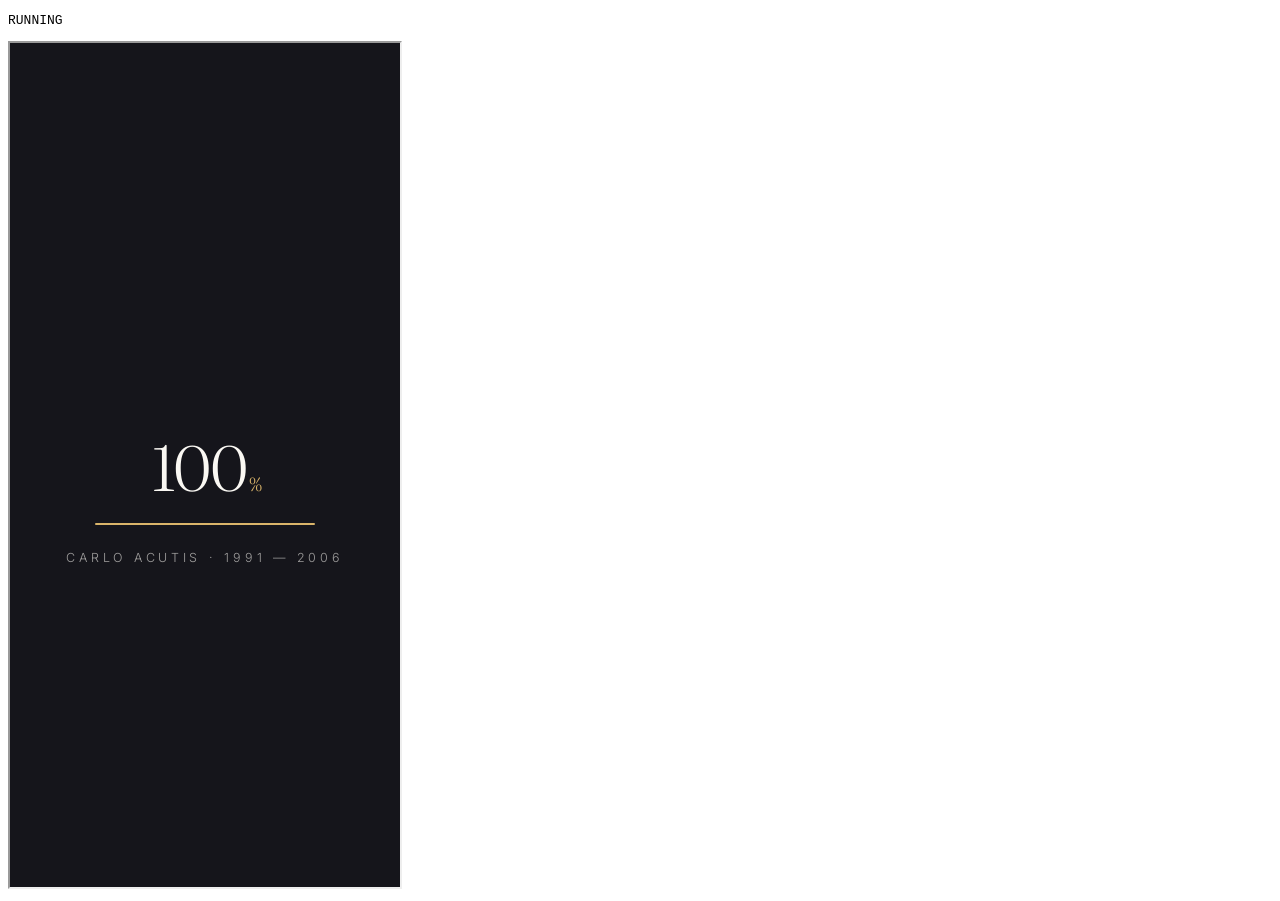
<file: tools/check_i18n.html>
<!doctype html>
<html lang="en"><head><meta charset="utf-8"><title>Language checks</title></head>
<body><pre id="results">RUNNING</pre><iframe id="page" src="../index.html?lang=ja" width="390" height="844"></iframe>
<script>
const results = document.getElementById('results');
const frame = document.getElementById('page');
const wait = ms => new Promise(resolve => setTimeout(resolve, ms));
const check = (value, label) => { if (!value) throw Error(label); };
frame.addEventListener('load', async () => {
  try {
    const w = frame.contentWindow, d = frame.contentDocument;
    check(w.siteI18n, 'Translation controller loaded');
    check(d.documentElement.lang === 'ja', 'Initial language from URL');
    check(d.querySelectorAll('#photoDots button').length === 13, 'Carousel initialized');
    await wait(3000);
    const messages = [];
    d.querySelector('.q').click();
    d.querySelector('#photoPlay').click();
    const paused = d.querySelector('#photoPlay').getAttribute('aria-pressed');
    for (const lang of ['en', 'pt', 'fr', 'it', 'de', 'ja', 'ko', 'es']) {
      d.querySelector(`[data-language="${lang}"]`).click();
      await wait(100);
      const t = w.siteI18n.t;
      check(d.documentElement.lang === (lang === 'pt' ? 'pt-BR' : lang), lang + ': document language');
      check(d.querySelector('.hero-lead').textContent === t(w.ACUTIS_TRANSLATIONS.es[Object.keys(w.ACUTIS_TRANSLATIONS.es)[15]]), lang + ': hero translated');
      check(d.title === t(Object.keys(w.ACUTIS_TRANSLATIONS.es)[0]), lang + ': document title');
      check(d.querySelector('#statement').textContent === t(Object.keys(w.ACUTIS_TRANSLATIONS.es)[21]), lang + ': animated statement');
      check(d.querySelectorAll('#statement .w').length > 5, lang + ': statement segmentation');
      check(d.querySelector('.photo-slide figcaption').textContent === t('Carlo de niño'), lang + ': photo captions');
      check(d.querySelector('#photoPrev').getAttribute('aria-label') === t('Imagen anterior'), lang + ': photo controls');
      check(d.querySelector('#photoDots button').getAttribute('aria-label') === t('Ver imagen {n}: {caption}', { n: 1, caption: t('Carlo de niño') }), lang + ': generated labels');
      check(d.querySelector('#photoPlay').getAttribute('aria-pressed') === paused, lang + ': playback state preserved');
      check(d.querySelector('.qa').classList.contains('open'), lang + ': accordion remains open');
      check(d.querySelectorAll('iframe').length === 4, lang + ': videos preserved');
      check(d.querySelectorAll('.photo-slide').length === 13, lang + ': photos preserved');
      check(d.documentElement.scrollWidth <= w.innerWidth + 1, lang + ': mobile overflow ' + d.documentElement.scrollWidth + '/' + w.innerWidth + ' ' + [...d.querySelectorAll('body *')].filter(el => !el.closest('.hero,.marquee,.photo-track') && el.getBoundingClientRect().right > w.innerWidth + 2 && el.getBoundingClientRect().width > 0).slice(0, 20).map(el => (el.className || el.id || el.tagName) + ':' + Math.round(el.getBoundingClientRect().right)).join(','));
      check(w.localStorage.getItem('acutis-language') === lang, lang + ': selection saved');
      check(d.querySelector(`[data-language="${lang}"]`).getAttribute('aria-pressed') === 'true', lang + ': current flag');
      messages.push('PASS ' + lang);
    }
    w.siteI18n.setLanguage('invalid');
    check(d.documentElement.lang === 'es', 'Invalid language falls back to Spanish');
    w.siteI18n.setLanguage('ko');
    frame.src = '../index.html';
    frame.addEventListener('load', async () => {
      try {
        check(frame.contentDocument.documentElement.lang === 'ko', 'Saved language restored');
        frame.width = '1440';
        await wait(100);
        check(frame.contentDocument.documentElement.scrollWidth <= frame.contentWindow.innerWidth + 1, 'Desktop has no horizontal overflow');
        results.textContent = messages.join('\n') + '\nPASS persistence, fallback, desktop\nALL CHECKS PASSED';
      } catch (error) { results.textContent = 'FAIL ' + error.message; }
    }, { once: true });
  } catch (error) { results.textContent = 'FAIL ' + error.message; }
}, { once: true });
</script></body></html>
</file>
<file: style.css>
/* ==========================================================
   San Carlo Acutis · style.css
   Minimalista, limpio y con muchas animaciones
   ========================================================== */

:root {
  --bg: #faf8f3;
  --bg2: #f2eee5;
  --ink: #15151b;
  --muted: #6b6b76;
  --line: rgba(21, 21, 27, .12);
  --card: #ffffff;
  --gold: #b38a43;
  --gold-soft: rgba(179, 138, 67, .16);
  --blue: #3a56e8;
  --shadow: 0 24px 60px -24px rgba(21, 21, 27, .25);
  --serif: 'Fraunces', Georgia, 'Times New Roman', serif;
  --sans: 'Inter', system-ui, -apple-system, 'Segoe UI', sans-serif;
  --ease: cubic-bezier(.2, .8, .2, 1);
  --ease-io: cubic-bezier(.77, 0, .18, 1);
}

[data-theme="dark"] {
  --bg: #0e0e13;
  --bg2: #15151c;
  --ink: #f3f1ea;
  --muted: #9a9aa6;
  --line: rgba(255, 255, 255, .12);
  --card: #17171f;
  --gold: #d9b46a;
  --gold-soft: rgba(217, 180, 106, .14);
  --shadow: 0 24px 60px -24px rgba(0, 0, 0, .7);
}

/* ---------- Base ---------- */
*, *::before, *::after { box-sizing: border-box; }
html { scroll-behavior: smooth; -webkit-text-size-adjust: 100%; overflow-x: clip; }
body {
  margin: 0;
  font-family: var(--sans);
  font-weight: 300;
  font-size: 1.04rem;
  line-height: 1.75;
  color: var(--ink);
  background: var(--bg);
  overflow-x: hidden;
  transition: background .5s var(--ease), color .5s var(--ease);
}
body.loading { overflow: hidden; }
img, svg, canvas { display: block; max-width: 100%; }
a { color: inherit; text-decoration: none; }
button { font: inherit; color: inherit; }
h1, h2, h3 { font-family: var(--serif); font-weight: 400; line-height: 1.1; margin: 0; letter-spacing: -.02em; }
p { margin: 0 0 1.2rem; }
::selection { background: var(--gold); color: #fff; }
:focus-visible { outline: 2px solid var(--gold); outline-offset: 4px; border-radius: 6px; }
code { font-family: ui-monospace, Menlo, monospace; font-size: .85em; background: var(--gold-soft); padding: .1em .45em; border-radius: 6px; }

::-webkit-scrollbar { width: 10px; }
::-webkit-scrollbar-track { background: var(--bg); }
::-webkit-scrollbar-thumb { background: var(--gold); border-radius: 10px; border: 2px solid var(--bg); }

.container { width: min(1180px, 92vw); margin-inline: auto; position: relative; }
.narrow { width: min(780px, 92vw); }
.center-text { text-align: center; }

/* ---------- Preloader ---------- */
#preloader {
  position: fixed; inset: 0; z-index: 2000;
  background: #15151b; color: #faf8f3;
  display: grid; place-items: center;
  transition: transform 1.1s var(--ease-io), visibility 0s 1.1s;
}
#preloader.done { transform: translateY(-100%); visibility: hidden; }
.pre-inner { text-align: center; }
.pre-cross { margin: 0 auto 1.2rem; fill: none; stroke: #d9b46a; stroke-width: 2.5; stroke-linecap: round; }
.pre-cross path { stroke-dasharray: 120; stroke-dashoffset: 120; animation: draw 1.8s var(--ease) infinite alternate; }
.pre-count { font-family: var(--serif); font-size: clamp(4rem, 12vw, 7rem); line-height: 1; letter-spacing: -.04em; }
.pre-count small { font-size: .3em; margin-left: .15em; color: #d9b46a; }
.pre-bar { width: 220px; height: 2px; margin: 1.4rem auto; background: rgba(255, 255, 255, .15); overflow: hidden; border-radius: 2px; }
.pre-bar i { display: block; height: 100%; width: 0; background: #d9b46a; transition: width .2s linear; }
.pre-inner p { font-size: .78rem; letter-spacing: .3em; text-transform: uppercase; opacity: .6; margin: 0; }

/* ---------- Barra de progreso y cursor ---------- */
#progress {
  position: fixed; top: 0; left: 0; right: 0; height: 3px; z-index: 1500;
  background: linear-gradient(90deg, var(--gold), var(--blue));
  transform-origin: left; transform: scaleX(0);
}
.cursor-dot, .cursor-ring { position: fixed; top: 0; left: 0; pointer-events: none; z-index: 1900; display: none; border-radius: 50%; }
.cursor-dot { width: 6px; height: 6px; background: var(--gold); margin: -3px 0 0 -3px; }
.cursor-ring {
  width: 38px; height: 38px; margin: -19px 0 0 -19px;
  border: 1px solid var(--gold);
  transition: width .3s var(--ease), height .3s var(--ease), margin .3s var(--ease), background .3s, opacity .3s;
}
.cursor-ring.hover { width: 70px; height: 70px; margin: -35px 0 0 -35px; background: var(--gold-soft); }
@media (hover: hover) and (pointer: fine) { .cursor-dot, .cursor-ring { display: block; } }

/* ---------- Navegación ---------- */
.nav {
  position: fixed; top: 0; left: 0; right: 0; z-index: 1000;
  display: flex; align-items: center; justify-content: space-between;
  padding: 1rem clamp(1rem, 4vw, 3rem);
  transition: transform .5s var(--ease), background .4s, backdrop-filter .4s, padding .4s, border-color .4s;
  border-bottom: 1px solid transparent;
}
.nav.scrolled { background: color-mix(in srgb, var(--bg) 82%, transparent); backdrop-filter: blur(14px); -webkit-backdrop-filter: blur(14px); border-color: var(--line); padding-block: .7rem; }
.nav.hidden { transform: translateY(-100%); }
.brand { display: inline-flex; align-items: center; gap: .4rem; font-family: var(--serif); font-size: 1.5rem; font-weight: 600; letter-spacing: -.02em; }
.brand i { width: 18px; height: 1px; background: var(--gold); transition: width .4s var(--ease); }
.brand:hover i { width: 34px; }
.brand.big { font-size: 2.6rem; }
.links { display: flex; gap: clamp(.9rem, 2vw, 1.8rem); }
.links a { position: relative; font-size: .88rem; letter-spacing: .02em; padding: .3rem 0; opacity: .75; transition: opacity .3s; }
.links a::after { content: ''; position: absolute; left: 0; bottom: 0; height: 1px; width: 100%; background: var(--gold); transform: scaleX(0); transform-origin: right; transition: transform .45s var(--ease); }
.links a:hover, .links a.active { opacity: 1; }
.links a:hover::after, .links a.active::after { transform: scaleX(1); transform-origin: left; }
.nav-actions { display: flex; align-items: center; gap: .6rem; }
.language-switch { position: relative; }
.language-switch summary { display: flex; align-items: center; gap: 7px; min-height: 40px; padding: 6px 9px; border: 1px solid var(--line); border-radius: 999px; background: var(--card); cursor: pointer; list-style: none; font-size: .72rem; font-weight: 500; }
.language-switch summary::-webkit-details-marker { display: none; }
.language-switch svg:not(.language-chevron) { width: 26px; height: 18px; border-radius: 3px; border: 1px solid rgba(0,0,0,.12); }
.language-chevron { width: 12px; height: 12px; fill: none; stroke: currentColor; stroke-width: 1.5; transition: transform .2s; }
.language-switch[open] .language-chevron { transform: rotate(180deg); }
.language-options { position: absolute; right: 0; top: calc(100% + 12px); width: 230px; max-height: min(480px, 70dvh); overflow-y: auto; padding: 8px; border: 1px solid var(--line); border-radius: 18px; background: var(--card); box-shadow: var(--shadow); z-index: 10; animation: fadeUp .2s var(--ease); }
.language-options button { display: flex; align-items: center; gap: 12px; width: 100%; min-height: 44px; padding: 10px; border: 0; border-radius: 10px; text-align: left; background: transparent; font-size: .88rem; cursor: pointer; }
.language-options button:hover, .language-options button[aria-pressed="true"] { background: var(--gold-soft); }
.language-options small { margin-left: auto; color: var(--muted); font-size: .65rem; }
html:lang(ja), html:lang(ko) { --sans: 'Inter', 'Yu Gothic', 'Meiryo', 'Malgun Gothic', system-ui, sans-serif; --serif: 'Fraunces', 'Yu Mincho', 'Noto Serif CJK JP', 'Batang', serif; }
html:lang(ja) .title, html:lang(ko) .title { line-height: 1.4; }
.icon-btn { width: 40px; height: 40px; border-radius: 50%; border: 1px solid var(--line); background: transparent; display: grid; place-items: center; cursor: pointer; transition: background .3s, transform .5s var(--ease), border-color .3s; }
.icon-btn:hover { background: var(--gold-soft); border-color: var(--gold); transform: rotate(25deg); }
.icon-btn svg { width: 20px; height: 20px; fill: none; stroke: currentColor; stroke-width: 1.6; stroke-linecap: round; stroke-linejoin: round; }
[data-theme="light"] .i-sun, [data-theme="dark"] .i-moon { display: none; }
.burger { display: none; width: 40px; height: 40px; border-radius: 50%; border: 1px solid var(--line); background: transparent; cursor: pointer; position: relative; }
.burger span { position: absolute; left: 11px; right: 11px; height: 1.5px; background: currentColor; transition: transform .4s var(--ease), top .4s var(--ease); }
.burger span:first-child { top: 16px; }
.burger span:last-child { top: 22px; }
.burger.open span:first-child { top: 19px; transform: rotate(45deg); }
.burger.open span:last-child { top: 19px; transform: rotate(-45deg); }

/* ---------- Botones ---------- */
.btn {
  position: relative; overflow: hidden; display: inline-flex; align-items: center; gap: .7rem;
  padding: .95rem 1.7rem; border-radius: 999px; font-size: .92rem; font-weight: 400; letter-spacing: .02em;
  border: 1px solid var(--ink); cursor: pointer; isolation: isolate;
  transition: transform .3s var(--ease), color .4s, border-color .4s, box-shadow .4s;
}
.btn::before { content: ''; position: absolute; inset: 0; z-index: -1; background: var(--gold); transform: translateY(101%); transition: transform .5s var(--ease); border-radius: inherit; }
.btn:hover::before { transform: translateY(0); }
.btn svg { width: 18px; height: 18px; fill: none; stroke: currentColor; stroke-width: 2; stroke-linecap: round; stroke-linejoin: round; transition: transform .4s var(--ease); }
.btn:hover svg { transform: translateX(4px); }
.btn-solid { background: var(--ink); color: var(--bg); }
.btn-solid:hover { color: #fff; border-color: var(--gold); box-shadow: 0 14px 30px -12px var(--gold); }
.btn-ghost { background: transparent; color: var(--ink); border-color: var(--line); }
.btn-ghost:hover { border-color: var(--gold); color: #fff; }
.ripple { position: absolute; border-radius: 50%; background: rgba(255, 255, 255, .45); transform: scale(0); animation: ripple .7s ease-out forwards; pointer-events: none; }
.magnetic { will-change: transform; }

/* ---------- Hero ---------- */
.hero { position: relative; min-height: 100svh; display: flex; align-items: center; padding: 8rem 0 5rem; overflow: hidden; }
.hero::before { content: ''; position: absolute; inset: 0; background: radial-gradient(600px circle at var(--mx, 70%) var(--my, 30%), var(--gold-soft), transparent 60%); transition: background .2s; pointer-events: none; }
#net { position: absolute; inset: 0; width: 100%; height: 100%; opacity: .7; pointer-events: none; }
.blob { position: absolute; border-radius: 50%; filter: blur(90px); opacity: .55; pointer-events: none; animation: morph 18s ease-in-out infinite alternate; }
.b1 { width: 420px; height: 420px; background: var(--gold-soft); top: -80px; left: -100px; }
.b2 { width: 380px; height: 380px; background: rgba(58, 86, 232, .14); right: -80px; top: 18%; animation-duration: 22s; }
.b3 { width: 320px; height: 320px; background: var(--gold-soft); bottom: -100px; left: 40%; animation-duration: 26s; }
.hero-grid { display: grid; grid-template-columns: 1.1fr .9fr; gap: 3rem; align-items: center; }

.kicker { display: flex; align-items: center; gap: .9rem; font-size: .78rem; letter-spacing: .22em; text-transform: uppercase; color: var(--muted); margin-bottom: 1.5rem; }
.kicker i { width: 48px; height: 1px; background: var(--gold); flex: none; transform-origin: left; animation: lineGrow 1.4s var(--ease) both paused; }
body.loaded .kicker i { animation-play-state: running; }

#heroTitle { font-size: clamp(3.4rem, 10vw, 8rem); font-weight: 400; letter-spacing: -.045em; line-height: .98; margin-bottom: 1.6rem; }
.word { display: inline-block; white-space: nowrap; overflow: hidden; padding: 0 .04em .12em; margin-bottom: -.12em; vertical-align: top; }
.ch { display: inline-block; transform: translateY(115%) rotate(9deg); opacity: 0; }
body.loaded .ch { animation: chIn 1s var(--ease) forwards; animation-delay: calc(var(--i) * 55ms + 250ms); }
.word:nth-child(2) .ch { font-style: italic; color: var(--gold); }

.hero-sub { font-family: var(--serif); font-style: italic; font-size: clamp(1.2rem, 2.4vw, 1.7rem); color: var(--gold); min-height: 2.2rem; margin-bottom: 1rem; }
.caret { display: inline-block; width: 2px; height: 1.1em; background: var(--gold); margin-left: 3px; vertical-align: -.15em; animation: blink 1s steps(1) infinite; }
.hero-lead { max-width: 520px; color: var(--muted); font-size: 1.1rem; }
.hero-cta { display: flex; flex-wrap: wrap; gap: .9rem; margin-top: 2rem; }

.js .kicker, .js .hero-sub, .js .hero-lead, .js .hero-cta { opacity: 0; }
.js body.loaded .kicker { animation: fadeUp 1s .1s var(--ease) forwards; }
.js body.loaded .hero-sub { animation: fadeUp 1s .9s var(--ease) forwards; }
.js body.loaded .hero-lead { animation: fadeUp 1s 1.1s var(--ease) forwards; }
.js body.loaded .hero-cta { animation: fadeUp 1s 1.3s var(--ease) forwards; }

.hero-visual { position: relative; display: grid; place-items: center; min-height: 520px; }
.js .hero-visual { opacity: 0; }
.js body.loaded .hero-visual { animation: zoomIn 1.4s .5s var(--ease) forwards; }
.orbit { position: absolute; border-radius: 50%; border: 1px dashed var(--line); pointer-events: none; }
.orbit::after { content: ''; position: absolute; top: -5px; left: 50%; width: 10px; height: 10px; margin-left: -5px; border-radius: 50%; background: var(--gold); box-shadow: 0 0 18px var(--gold); }
.o1 { width: 440px; height: 440px; animation: spin 26s linear infinite; }
.o2 { width: 540px; height: 540px; animation: spin 40s linear infinite reverse; border-style: solid; opacity: .6; }
.o2::after { background: var(--blue); box-shadow: 0 0 18px var(--blue); top: auto; bottom: -5px; }
.o3 { width: 340px; height: 340px; animation: spin 18s linear infinite; opacity: .8; }
.o3::after { width: 6px; height: 6px; margin-left: -3px; top: -3px; }

.arch {
  position: relative; width: min(340px, 72vw); aspect-ratio: 3 / 4;
  border-radius: 999px 999px 28px 28px; overflow: hidden;
  background: linear-gradient(160deg, var(--gold-soft), var(--bg2) 60%);
  border: 1px solid var(--line); box-shadow: var(--shadow);
  animation: floatT 7s ease-in-out infinite;
  transition: transform .3s var(--ease);
}
.arch img { width: 100%; height: 100%; object-fit: cover; }
.arch img { object-position: 50% 30%; }
.legacy-photo { position: relative; width: 100%; margin: 0; overflow: hidden; border-radius: 180px 180px 22px 22px; border: 1px solid var(--line); }
.legacy-photo img { width: 100%; height: 430px; object-fit: cover; }
.legacy-photo figcaption { position: absolute; inset: auto 0 0; padding: 2.5rem 1.5rem 1.5rem; color: #fff; background: linear-gradient(transparent, rgba(0,0,0,.7)); }
.sec-lead a, .foot-note a { text-decoration: underline; text-underline-offset: 3px; }
@media (max-width: 600px) { .legacy-photo img { height: 320px; } }
.ph { position: absolute; inset: 0; display: grid; place-items: end center; padding-bottom: 2rem; }
.ph svg { position: absolute; inset: 14% 12% 0; width: 76%; height: auto; fill: var(--gold); opacity: .22; }
.ph span { position: relative; font-size: .72rem; letter-spacing: .2em; text-transform: uppercase; color: var(--muted); }

.chip { position: absolute; padding: .55rem 1rem; border-radius: 999px; font-size: .8rem; background: color-mix(in srgb, var(--card) 85%, transparent); backdrop-filter: blur(10px); border: 1px solid var(--line); box-shadow: var(--shadow); white-space: nowrap; }
.chip b { color: var(--gold); font-family: var(--serif); font-weight: 600; margin-right: .3rem; }
.c1 { top: 10%; left: 2%; animation: float 6s ease-in-out infinite; }
.c2 { top: 48%; right: -2%; animation: float 8s ease-in-out -2s infinite; }
.c3 { bottom: 8%; left: 6%; animation: float 7s ease-in-out -4s infinite; }

.scroll-ind { position: absolute; bottom: 24px; left: 50%; width: 26px; height: 42px; margin-left: -13px; border: 1.5px solid var(--line); border-radius: 14px; }
.scroll-ind i { position: absolute; top: 8px; left: 50%; width: 4px; height: 8px; margin-left: -2px; border-radius: 2px; background: var(--gold); animation: scrollDot 1.8s ease-in-out infinite; }

/* ---------- Secciones ---------- */
.section { padding: clamp(5rem, 10vw, 9rem) 0; position: relative; }
.alt { background: var(--bg2); }
.sec-head { max-width: 720px; margin-bottom: clamp(2.5rem, 6vw, 4.5rem); }
.sec-head.center { margin-inline: auto; text-align: center; }
.sec-lead { margin-top: 1.2rem; color: var(--muted); font-size: 1.1rem; }
.eyebrow { display: inline-flex; align-items: center; gap: .9rem; font-size: .76rem; letter-spacing: .24em; text-transform: uppercase; color: var(--gold); margin: 0 0 1.2rem; }
.eyebrow i { display: inline-block; width: 40px; height: 1px; background: var(--gold); transition: width 1s .3s var(--ease); }
.js .eyebrow i { width: 0; }
.js .eyebrow.in i { width: 40px; }
.title { font-size: clamp(2.2rem, 5.2vw, 4.2rem); }
.title em { font-style: italic; color: var(--gold); }

/* ---------- Revelar al hacer scroll ---------- */
.js [data-reveal] { opacity: 0; transition: opacity 1s var(--ease), transform 1.1s var(--ease); transition-delay: var(--d, 0ms); will-change: transform, opacity; }
.js [data-reveal="up"] { transform: translateY(46px); }
.js [data-reveal="left"] { transform: translateX(-60px); }
.js [data-reveal="right"] { transform: translateX(60px); }
.js [data-reveal="zoom"] { transform: scale(.88); }
.js [data-reveal].in { opacity: 1; transform: none; }

/* ---------- Frase ---------- */
.statement-sec { padding: clamp(5rem, 10vw, 9rem) 0 3rem; }
.statement { font-family: var(--serif); font-size: clamp(1.6rem, 3.7vw, 2.9rem); line-height: 1.3; letter-spacing: -.02em; margin: 0; }
.statement .w { color: var(--line); transition: color .5s; }
.statement .w.lit { color: var(--ink); }

/* ---------- Datos ---------- */
.stats { padding: 3rem 0 5rem; }
.stats-grid { display: grid; grid-template-columns: repeat(4, 1fr); gap: 1.5rem; border-top: 1px solid var(--line); border-bottom: 1px solid var(--line); padding-block: 3rem; }
.stat { text-align: center; padding: 0 .5rem; position: relative; }
.stat:not(:last-child)::after { content: ''; position: absolute; right: -.75rem; top: 15%; height: 70%; width: 1px; background: var(--line); }
.stat b { display: block; font-family: var(--serif); font-weight: 400; font-size: clamp(3rem, 6vw, 5rem); line-height: 1; letter-spacing: -.04em; color: var(--ink); }
.stat b::after { content: '+'; color: var(--gold); font-size: .5em; vertical-align: top; margin-left: .05em; opacity: 0; transition: opacity .6s 1.2s; }
.stat.in b::after { opacity: 1; }
.stat span { display: block; margin-top: .7rem; font-size: .85rem; color: var(--muted); }
.since { display: flex; align-items: center; justify-content: center; gap: 1.2rem; margin-top: 3rem; color: var(--muted); font-size: .95rem; }
.since-num { font-family: var(--serif); font-size: clamp(3.5rem, 8vw, 6rem); line-height: 1; color: transparent; -webkit-text-stroke: 1px var(--gold); }

/* ---------- Marquee ---------- */
.marquee { overflow: hidden; border-block: 1px solid var(--line); padding: 1.4rem 0; background: var(--bg); }
.marquee-track { display: flex; align-items: center; gap: 2.2rem; width: max-content; animation: marquee 38s linear infinite; }
.marquee:hover .marquee-track { animation-play-state: paused; }
.marquee span { font-family: var(--serif); font-style: italic; font-size: clamp(1.8rem, 4vw, 3rem); letter-spacing: -.02em; white-space: nowrap; }
.marquee i { color: var(--gold); font-style: normal; }

/* ---------- Timeline ---------- */
.timeline { position: relative; padding: 1rem 0; }
.tl-line { position: absolute; left: 50%; top: 0; bottom: 0; width: 2px; margin-left: -1px; background: var(--line); }
.tl-line i { position: absolute; left: 0; top: 0; width: 100%; height: calc(var(--p, 0) * 100%); background: linear-gradient(var(--gold), var(--blue)); box-shadow: 0 0 14px var(--gold); }
.tl-item { position: relative; width: 50%; padding: 0 3.5rem 3.5rem 0; text-align: right; }
.tl-item:nth-child(odd) { margin-left: 50%; padding: 0 0 3.5rem 3.5rem; text-align: left; }
.tl-item:last-child { padding-bottom: 0; }
.tl-dot { position: absolute; top: .5rem; right: -8px; width: 16px; height: 16px; border-radius: 50%; border: 2px solid var(--gold); background: var(--bg); z-index: 1; transition: background .5s, transform .5s var(--ease); }
.tl-item:nth-child(odd) .tl-dot { right: auto; left: -8px; }
.tl-item.active .tl-dot { background: var(--gold); transform: scale(1.25); animation: pulse 2.2s infinite; }
.tl-item time { display: block; font-size: .78rem; letter-spacing: .2em; text-transform: uppercase; color: var(--gold); margin-bottom: .5rem; }
.tl-item h3 { font-size: clamp(1.5rem, 2.8vw, 2.1rem); margin-bottom: .7rem; }
.tl-item p { color: var(--muted); margin: 0; }

/* ---------- Tarjetas ---------- */
.cards3 { display: grid; grid-template-columns: repeat(3, 1fr); gap: 1.5rem; }
.card { position: relative; padding: 2.4rem 2rem; background: var(--card); border: 1px solid var(--line); border-radius: 22px; transition: border-color .4s, box-shadow .5s; transform-style: preserve-3d; overflow: hidden; }
.card::before { content: ''; position: absolute; width: 220px; height: 220px; border-radius: 50%; background: radial-gradient(var(--gold-soft), transparent 70%); top: var(--gy, -110px); left: var(--gx, -110px); opacity: 0; transition: opacity .4s; pointer-events: none; }
.card:hover { border-color: var(--gold); box-shadow: var(--shadow); }
.card:hover::before { opacity: 1; }
.ico { width: 60px; height: 60px; margin-bottom: 1.4rem; }
.ico svg { width: 100%; height: 100%; fill: none; stroke: var(--gold); stroke-width: 1.5; stroke-linecap: round; stroke-linejoin: round; }
.ico svg * { stroke-dasharray: 220; stroke-dashoffset: 0; transition: stroke-dashoffset 2s .3s var(--ease); }
.js .ico svg * { stroke-dashoffset: 220; }
.js .card.in .ico svg * { stroke-dashoffset: 0; }
.card h3 { font-size: 1.6rem; margin-bottom: .8rem; }
.card p { color: var(--muted); margin: 0; font-size: .98rem; }

.big-quote { margin: clamp(4rem, 8vw, 6rem) auto 0; max-width: 880px; text-align: center; }
.qmark { width: 46px; height: 46px; margin: 0 auto 1.5rem; fill: var(--gold); opacity: .8; animation: float 5s ease-in-out infinite; }
.big-quote p { font-family: var(--serif); font-style: italic; font-size: clamp(1.7rem, 4vw, 3rem); line-height: 1.25; letter-spacing: -.02em; margin: 0 0 1.2rem; }
.big-quote cite { font-style: normal; font-size: .78rem; letter-spacing: .24em; text-transform: uppercase; color: var(--gold); }

/* ---------- Split ---------- */
.split { display: grid; grid-template-columns: 1fr 1fr; gap: clamp(2.5rem, 6vw, 6rem); align-items: center; }
.split-text p { color: var(--muted); }
.ticks { list-style: none; padding: 0; margin: 1.6rem 0 2.2rem; }
.ticks li { position: relative; padding: .5rem 0 .5rem 2rem; border-bottom: 1px solid var(--line); }
.ticks li::before { content: ''; position: absolute; left: 0; top: 1.05rem; width: 14px; height: 8px; border-left: 2px solid var(--gold); border-bottom: 2px solid var(--gold); transform: rotate(-45deg); }
.split-visual { position: relative; min-height: 460px; display: grid; place-items: center; }

.host { position: relative; width: 320px; height: 320px; display: grid; place-items: center; margin-bottom: 4rem; }
.rays { position: absolute; inset: -10%; border-radius: 50%; background: repeating-conic-gradient(from 0deg, var(--gold) 0 3deg, transparent 3deg 12deg); opacity: .45; -webkit-mask-image: radial-gradient(circle, transparent 30%, #000 36%, transparent 70%); mask-image: radial-gradient(circle, transparent 30%, #000 36%, transparent 70%); animation: spin 50s linear infinite; }
.rays.r2 { inset: 4%; opacity: .3; animation-direction: reverse; animation-duration: 70s; }
.disc { position: relative; width: 150px; height: 150px; border-radius: 50%; background: radial-gradient(circle at 35% 30%, #fff, #f1e3c2 60%, #d9b46a); box-shadow: 0 0 60px var(--gold), inset 0 -8px 20px rgba(179, 138, 67, .35); display: grid; place-items: center; animation: glow 4s ease-in-out infinite; }
.disc svg { width: 64px; height: 64px; fill: none; stroke: #b38a43; stroke-width: 3; stroke-linecap: round; }

.browser { position: absolute; right: 0; bottom: 0; width: min(78%, 360px); background: var(--card); border: 1px solid var(--line); border-radius: 14px; box-shadow: var(--shadow); overflow: hidden; animation: float 8s ease-in-out -3s infinite; }
.browser .bar { display: flex; align-items: center; gap: 6px; padding: .6rem .8rem; border-bottom: 1px solid var(--line); background: var(--bg2); }
.browser .bar i { width: 9px; height: 9px; border-radius: 50%; background: var(--line); }
.browser .bar i:first-child { background: #ff6159; }
.browser .bar i:nth-child(2) { background: #ffbd2e; }
.browser .bar i:nth-child(3) { background: #28c940; }
.browser .bar span { margin-left: .6rem; font-size: .7rem; color: var(--muted); letter-spacing: .02em; }
.screen { padding: 1rem; }
.line { height: 9px; border-radius: 6px; margin-bottom: .6rem; background: linear-gradient(90deg, var(--line) 25%, var(--gold-soft) 50%, var(--line) 75%); background-size: 200% 100%; animation: shimmer 2.4s linear infinite; }
.w40 { width: 40%; } .w60 { width: 60%; } .w75 { width: 75%; } .w90 { width: 90%; }
.grid-mini { display: grid; grid-template-columns: repeat(3, 1fr); gap: .5rem; margin: .8rem 0; }
.grid-mini b { height: 46px; border-radius: 8px; background: var(--gold-soft); animation: pulseBg 3s ease-in-out infinite; }
.grid-mini b:nth-child(2n) { animation-delay: .5s; }
.grid-mini b:nth-child(3n) { animation-delay: 1s; }

/* ---------- Bento ---------- */
.bento { display: grid; grid-template-columns: repeat(4, 1fr); gap: 1.2rem; }
.bento-item { padding: 2rem; background: var(--card); border: 1px solid var(--line); border-radius: 22px; transition: border-color .4s, box-shadow .4s; }
.bento-item:hover { border-color: var(--gold); box-shadow: var(--shadow); }
.bento-item h3 { font-size: 1.45rem; margin-bottom: .7rem; }
.bento-item p { margin: 0; color: var(--muted); font-size: .96rem; }
.bento-item.big { grid-column: span 2; grid-row: span 2; display: flex; flex-direction: column; justify-content: flex-end; background: linear-gradient(160deg, var(--gold-soft), var(--card) 65%); min-height: 320px; }
.bento-item.big h3 { font-size: clamp(2rem, 4vw, 3rem); }
.bento-item.big p { font-size: 1.05rem; max-width: 420px; }
.bento-item.dark { background: var(--ink); border-color: var(--ink); }
.bento-item.dark h3 { color: var(--bg); }
.bento-item.dark p { color: color-mix(in srgb, var(--bg) 70%, transparent); }
.bento-item:last-child { grid-column: span 2; }

/* ---------- Camino a los altares ---------- */
.path { position: relative; display: grid; grid-template-columns: repeat(3, 1fr); gap: 2rem; }
.path-line { position: absolute; top: 28px; left: 16.6%; right: 16.6%; height: 2px; background: var(--line); }
.path-line i { position: absolute; left: 0; top: 0; height: 100%; width: calc(var(--p, 0) * 100%); background: var(--gold); box-shadow: 0 0 12px var(--gold); }
.step { position: relative; text-align: center; padding: 0 1rem; }
.step-n { position: relative; z-index: 1; display: grid; place-items: center; width: 56px; height: 56px; margin: 0 auto 1.4rem; border-radius: 50%; background: var(--bg); border: 2px solid var(--gold); font-family: var(--serif); font-size: 1.05rem; color: var(--gold); transition: background .5s, color .5s, transform .5s var(--ease); }
.step:hover .step-n { background: var(--gold); color: #fff; transform: scale(1.12) rotate(8deg); }
.step h3 { font-size: 2rem; margin-bottom: .4rem; }
.step time { display: block; font-size: .78rem; letter-spacing: .18em; text-transform: uppercase; color: var(--gold); margin-bottom: .8rem; }
.step p { color: var(--muted); margin: 0 auto; max-width: 280px; }
.note { margin-top: 3.5rem; text-align: center; color: var(--muted); font-size: .92rem; }

/* ---------- Milagros (tarjetas giratorias) ---------- */
.flips { display: grid; grid-template-columns: repeat(2, 1fr); gap: 1.6rem; max-width: 960px; margin-inline: auto; }
.flip { background: none; border: 0; padding: 0; width: 100%; height: 360px; perspective: 1400px; cursor: pointer; text-align: left; }
.flip-in { position: relative; display: block; width: 100%; height: 100%; transform-style: preserve-3d; transition: transform .9s var(--ease); }
.flip.flipped .flip-in { transform: rotateY(180deg); }
.flip:hover .flip-in { box-shadow: 0 0 0 transparent; }
.face { position: absolute; inset: 0; display: flex; flex-direction: column; padding: 2.2rem; border-radius: 26px; backface-visibility: hidden; -webkit-backface-visibility: hidden; overflow: hidden; }
.face small { font-size: .74rem; letter-spacing: .2em; text-transform: uppercase; }
.front { background: var(--ink); color: var(--bg); justify-content: flex-end; box-shadow: var(--shadow); }
.front::before { content: ''; position: absolute; width: 320px; height: 320px; right: -100px; top: -100px; border-radius: 50%; background: radial-gradient(var(--gold), transparent 65%); opacity: .35; animation: float 7s ease-in-out infinite; }
.front small { position: absolute; top: 2.2rem; left: 2.2rem; color: var(--gold); }
.front strong { font-family: var(--serif); font-weight: 400; font-size: clamp(3rem, 6vw, 4.6rem); line-height: 1; letter-spacing: -.04em; }
.front em { margin-top: .6rem; font-size: .95rem; opacity: .7; font-style: normal; }
.front svg { position: absolute; right: 2rem; bottom: 2rem; width: 30px; height: 30px; fill: none; stroke: var(--gold); stroke-width: 1.6; stroke-linecap: round; stroke-linejoin: round; transition: transform .8s var(--ease); }
.flip:hover .front svg { transform: rotate(180deg); }
.back { background: var(--card); border: 1px solid var(--gold); transform: rotateY(180deg); justify-content: center; }
.back small { color: var(--gold); margin-bottom: 1rem; }
.back p { margin: 0; font-size: .98rem; line-height: 1.75; color: var(--muted); }

.brasil { padding-block: clamp(4rem, 8vw, 7rem); }
.brasil p { color: var(--muted); font-size: 1.12rem; }

/* ---------- Legado: tumba ---------- */
.tomb { position: relative; width: 280px; height: 400px; }
.tomb-arch { position: absolute; inset: 0 0 24px; border-radius: 999px 999px 0 0; border: 1px solid var(--gold); background: linear-gradient(180deg, var(--gold-soft), transparent 80%); display: grid; place-items: center; overflow: hidden; }
.tomb-arch::before { content: ''; position: absolute; inset: 14px 14px 0; border-radius: 999px 999px 0 0; border: 1px solid var(--line); }
.tomb-arch::after { content: ''; position: absolute; left: 50%; top: 50%; width: 220px; height: 220px; margin: -110px 0 0 -110px; border-radius: 50%; background: radial-gradient(var(--gold-soft), transparent 70%); animation: glow 4s ease-in-out infinite; }
.tomb-arch span { position: relative; z-index: 1; font-family: var(--serif); font-style: italic; font-size: 2.4rem; color: var(--gold); }
.candles { position: absolute; bottom: 0; left: 50%; transform: translateX(-50%); display: flex; gap: 22px; align-items: flex-end; }
.candles i { position: relative; width: 12px; border-radius: 3px 3px 0 0; background: linear-gradient(#f6ecd4, #d9c9a3); }
.candles i:nth-child(1) { height: 34px; }
.candles i:nth-child(2) { height: 50px; }
.candles i:nth-child(3) { height: 40px; }
.candles i::after { content: ''; position: absolute; left: 50%; top: -20px; width: 10px; height: 18px; margin-left: -5px; border-radius: 50% 50% 50% 50% / 62% 62% 38% 38%; background: radial-gradient(circle at 50% 70%, #fff6c8, #ffb534 60%, transparent 70%); box-shadow: 0 0 18px 4px rgba(255, 181, 52, .55); transform-origin: 50% 100%; animation: flicker 1.4s ease-in-out infinite; }
.candles i:nth-child(2)::after { animation-delay: -.4s; }
.candles i:nth-child(3)::after { animation-delay: -.8s; }

/* ---------- Galería ---------- */
.gallery { display: grid; grid-template-columns: repeat(4, 1fr); grid-auto-rows: 190px; gap: 1rem; }
.g { position: relative; margin: 0; border-radius: 20px; overflow: hidden; background: var(--bg2); border: 1px solid var(--line); }
.g1 { grid-column: span 2; grid-row: span 2; }
.g3 { grid-row: span 2; }
.g5, .g6 { grid-column: span 2; }
.g img { position: absolute; inset: 0; width: 100%; height: 100%; object-fit: cover; transition: transform 1.2s var(--ease); }
.g:hover img { transform: scale(1.08); }
.shimmer { position: absolute; inset: 0; background: linear-gradient(110deg, transparent 30%, var(--gold-soft) 50%, transparent 70%); background-size: 250% 100%; animation: shimmer 3.2s linear infinite; }
.g figcaption { position: absolute; left: 1rem; bottom: 1rem; padding: .4rem .9rem; border-radius: 999px; font-size: .78rem; background: color-mix(in srgb, var(--card) 85%, transparent); backdrop-filter: blur(8px); border: 1px solid var(--line); transform: translateY(8px); opacity: .85; transition: transform .5s var(--ease), opacity .5s; }
.g:hover figcaption { transform: none; opacity: 1; }

/* ---------- Carrusel de fotografías ---------- */
.photo-carousel { position: relative; }
.photo-track { display: flex; gap: 24px; overflow-x: auto; scroll-snap-type: x mandatory; scrollbar-width: none; padding: 12px 9% 24px; border-radius: 28px; overscroll-behavior-x: contain; }
.photo-track::-webkit-scrollbar { display: none; }
.photo-slide { position: relative; flex: 0 0 100%; height: clamp(300px, 48vw, 580px); margin: 0; overflow: hidden; border-radius: 24px; scroll-snap-align: center; background: var(--bg2); transform: scale(.94); opacity: .65; transition: transform .7s var(--ease), opacity .7s var(--ease); }
.photo-slide.is-active { transform: scale(1); opacity: 1; }
.photo-slide img { width: 100%; height: 100%; object-fit: cover; transition: transform 6s ease-out; }
.photo-slide.is-active img { transform: scale(1.04); }
.photo-slide:first-child img { object-position: center 30%; }
.photo-slide-album { background: #202026; }
.photo-slide-album img { object-fit: contain; }
.photo-slide::after { content: ''; position: absolute; inset: 45% 0 0; background: linear-gradient(transparent, rgba(0,0,0,.72)); pointer-events: none; }
.photo-slide figcaption { position: absolute; z-index: 1; bottom: 32px; left: 32px; right: 24px; color: #fff; font-family: var(--serif); font-size: clamp(1.5rem, 3vw, 2.6rem); transform: translateY(10px); transition: transform .7s var(--ease); }
.photo-slide.is-active figcaption { transform: none; }
.photo-controls { display: flex; justify-content: space-between; align-items: center; gap: 20px; padding: 4px 9%; }
.photo-count { display: flex; align-items: center; gap: 12px; margin: 0; color: var(--muted); font-size: .85rem; font-variant-numeric: tabular-nums; }
.photo-count > span:first-child { color: var(--ink); font-size: 1.4rem; }
.photo-divider { color: var(--gold); }
.photo-dots, .photo-actions { display: flex; align-items: center; gap: 10px; }
.photo-dots { flex-wrap: wrap; justify-content: center; }
.photo-dots button { width: 24px; height: 32px; border: 0; background: transparent; padding: 0; display: grid; place-items: center; cursor: pointer; }
.photo-dots button::after { content: ''; height: 6px; width: 6px; border-radius: 20px; background: var(--muted); transition: width .4s, background .4s; }
.photo-dots button[aria-current="true"] { width: 36px; }
.photo-dots button[aria-current="true"]::after { width: 30px; background: var(--gold); }
.photo-button { width: 48px; height: 48px; border: 1px solid var(--line); border-radius: 50%; background: var(--card); color: var(--ink); display: grid; place-items: center; cursor: pointer; transition: background .3s, transform .3s; }
.photo-button:hover { background: var(--gold-soft); transform: translateY(-2px); }
.photo-button svg { width: 20px; height: 20px; fill: none; stroke: currentColor; stroke-width: 1.8; stroke-linecap: round; stroke-linejoin: round; }
.photo-play { font-size: 1.1rem; }
.photo-track:focus-visible, .photo-controls button:focus-visible { outline: 2px solid var(--gold); outline-offset: 4px; }
.sr-only { position: absolute; width: 1px; height: 1px; padding: 0; margin: -1px; overflow: hidden; clip-path: inset(50%); white-space: nowrap; border: 0; }
@media (max-width: 560px) {
  .photo-track { gap: 14px; padding-inline: 5%; }
  .photo-controls { padding-inline: 0; gap: 10px; flex-wrap: wrap; }
  .photo-actions { gap: 6px; }
  .photo-button { width: 40px; height: 40px; }
  .photo-dots { gap: 2px; }
  .photo-dots { order: 3; width: 100%; }
  .photo-slide figcaption { left: 22px; bottom: 24px; }
}

/* ---------- Videos ---------- */
.videos-grid { display: grid; grid-template-columns: repeat(2, minmax(0, 1fr)); gap: 28px; }
.video-card { overflow: hidden; border: 1px solid var(--line); border-radius: 24px; background: var(--card); transition: border-color .4s, box-shadow .4s; }
.video-card:hover { border-color: var(--gold); box-shadow: var(--shadow); }
.video-frame { aspect-ratio: 16 / 9; background: #15151b; }
.video-frame iframe { display: block; width: 100%; height: 100%; border: 0; }
.video-info { padding: 24px 28px 28px; }
.video-meta { display: flex; align-items: baseline; gap: 12px; margin-bottom: 12px; font-size: .78rem; color: var(--muted); }
.video-meta span { color: var(--gold); font-variant-numeric: tabular-nums; }
.video-info h3 { font-size: clamp(1.25rem, 2vw, 1.7rem); line-height: 1.35; overflow-wrap: anywhere; }
.video-link { display: inline-flex; align-items: center; gap: 10px; margin-top: 20px; font-size: .85rem; color: var(--gold); }
.video-link:hover { text-decoration: underline; text-underline-offset: 4px; }
.video-link svg { width: 17px; height: 17px; fill: none; stroke: currentColor; stroke-width: 1.8; stroke-linecap: round; stroke-linejoin: round; }
@media (max-width: 760px) {
  .videos-grid { grid-template-columns: 1fr; gap: 22px; }
  .video-info { padding: 20px; }
}

/* ---------- Citas ---------- */
.quotes-sec { background: var(--ink); color: var(--bg); overflow: hidden; }
.quotes-sec::before { content: '“'; position: absolute; top: -2rem; left: 50%; transform: translateX(-50%); font-family: var(--serif); font-size: 26rem; line-height: 1; color: var(--gold); opacity: .08; pointer-events: none; }
.quotes-sec .eyebrow { margin-bottom: 2.5rem; }
.slider { position: relative; min-height: 270px; }
.slide { position: absolute; inset: 0; opacity: 0; transform: translateY(26px) scale(.98); transition: opacity .9s var(--ease), transform .9s var(--ease); pointer-events: none; }
.slide.on { opacity: 1; transform: none; pointer-events: auto; }
.slide p { font-family: var(--serif); font-style: italic; font-size: clamp(1.7rem, 3.8vw, 2.9rem); line-height: 1.25; letter-spacing: -.02em; margin-bottom: 1.4rem; }
.slide cite { font-style: normal; font-size: .76rem; letter-spacing: .24em; text-transform: uppercase; color: var(--gold); }
.dots { position: absolute; left: 0; right: 0; bottom: -10px; display: flex; justify-content: center; gap: .6rem; }
.dots button { width: 8px; height: 8px; padding: 0; border: 0; border-radius: 8px; background: color-mix(in srgb, var(--bg) 30%, transparent); cursor: pointer; transition: width .5s var(--ease), background .4s; }
.dots button.on { width: 30px; background: var(--gold); }

/* ---------- Lecciones ---------- */
.lessons { display: grid; grid-template-columns: repeat(4, 1fr); gap: 1.6rem; }
.lesson { position: relative; padding: 1.8rem 0 0; transition: transform .5s var(--ease); }
.lesson::before { content: ''; position: absolute; top: 0; left: 0; width: 100%; height: 1px; background: var(--line); }
.lesson::after { content: ''; position: absolute; top: 0; left: 0; width: 0; height: 2px; background: var(--gold); transition: width .7s var(--ease); }
.lesson:hover { transform: translateY(-8px); }
.lesson:hover::after { width: 100%; }
.lesson b { display: block; font-family: var(--serif); font-weight: 400; font-size: 2.2rem; color: var(--gold); margin-bottom: .6rem; }
.lesson h3 { font-size: 1.35rem; margin-bottom: .6rem; }
.lesson p { margin: 0; color: var(--muted); font-size: .95rem; }

/* ---------- Recursos ---------- */
.res { display: grid; grid-template-columns: repeat(2, 1fr); gap: 1rem; }
.res-item { position: relative; overflow: hidden; isolation: isolate; display: flex; align-items: center; justify-content: space-between; gap: 1rem; padding: 1.6rem 1.8rem; border: 1px solid var(--line); border-radius: 18px; background: var(--card); font-family: var(--serif); font-size: 1.2rem; transition: color .5s, border-color .4s, transform .4s var(--ease); }
.res-item::before { content: ''; position: absolute; inset: 0; z-index: -1; background: var(--ink); transform: scaleX(0); transform-origin: left; transition: transform .6s var(--ease); }
.res-item:hover { color: var(--bg); border-color: var(--ink); transform: translateY(-3px); }
.res-item:hover::before { transform: scaleX(1); }
.res-item svg { width: 22px; height: 22px; flex: none; fill: none; stroke: currentColor; stroke-width: 1.6; stroke-linecap: round; stroke-linejoin: round; transition: transform .5s var(--ease); }
.res-item:hover svg { transform: translate(4px, -4px) rotate(10deg); }

/* ---------- FAQ ---------- */
.qa { border-bottom: 1px solid var(--line); }
.q { display: flex; align-items: center; justify-content: space-between; gap: 1.5rem; width: 100%; padding: 1.6rem 0; background: none; border: 0; cursor: pointer; text-align: left; font-family: var(--serif); font-size: clamp(1.15rem, 2.2vw, 1.5rem); transition: color .3s; }
.q:hover { color: var(--gold); }
.q i { position: relative; flex: none; width: 36px; height: 36px; border: 1px solid var(--line); border-radius: 50%; transition: background .4s, border-color .4s, transform .5s var(--ease); }
.q i::before, .q i::after { content: ''; position: absolute; left: 50%; top: 50%; width: 14px; height: 1.5px; margin: -.75px 0 0 -7px; background: currentColor; transition: transform .5s var(--ease); }
.q i::after { transform: rotate(90deg); }
.qa.open .q i { background: var(--gold); border-color: var(--gold); color: #fff; transform: rotate(180deg); }
.qa.open .q i::after { transform: rotate(0); }
.a { max-height: 0; overflow: hidden; transition: max-height .6s var(--ease); }
.a p { padding: 0 3rem 1.6rem 0; margin: 0; color: var(--muted); }

/* ---------- Footer ---------- */
.footer { padding: 4.5rem 0 3.5rem; border-top: 1px solid var(--line); background: var(--bg); }
.foot-grid { display: grid; grid-template-columns: 1fr 1.6fr auto; gap: 3rem; align-items: center; }
.foot-grid p { margin: .6rem 0 0; color: var(--muted); font-size: .9rem; }
.foot-note { max-width: 520px; }
.to-top { width: 58px; height: 58px; border-radius: 50%; border: 1px solid var(--line); display: grid; place-items: center; transition: background .4s, color .4s, border-color .4s; }
.to-top svg { width: 22px; height: 22px; fill: none; stroke: currentColor; stroke-width: 1.8; stroke-linecap: round; stroke-linejoin: round; animation: nudge 2s ease-in-out infinite; }
.to-top:hover { background: var(--gold); border-color: var(--gold); color: #fff; }

/* ---------- Animaciones ---------- */
@keyframes draw { to { stroke-dashoffset: 0; } }
@keyframes spin { to { transform: rotate(360deg); } }
@keyframes float { 0%, 100% { transform: translateY(0); } 50% { transform: translateY(-14px); } }
@keyframes floatT { 0%, 100% { translate: 0 0; } 50% { translate: 0 -14px; } }
@keyframes fadeUp { from { opacity: 0; transform: translateY(26px); } to { opacity: 1; transform: none; } }
@keyframes zoomIn { from { opacity: 0; transform: scale(.85); } to { opacity: 1; transform: none; } }
@keyframes chIn { to { transform: none; opacity: 1; } }
@keyframes lineGrow { from { transform: scaleX(0); } to { transform: scaleX(1); } }
@keyframes blink { 50% { opacity: 0; } }
@keyframes morph {
  0% { border-radius: 42% 58% 60% 40% / 50% 40% 60% 50%; transform: translate(0, 0) scale(1); }
  50% { border-radius: 60% 40% 45% 55% / 40% 60% 40% 60%; transform: translate(40px, 30px) scale(1.15); }
  100% { border-radius: 50% 50% 38% 62% / 58% 42% 58% 42%; transform: translate(-30px, 50px) scale(.95); }
}
@keyframes scrollDot { 0% { opacity: 0; transform: translateY(0); } 40% { opacity: 1; } 100% { opacity: 0; transform: translateY(16px); } }
@keyframes marquee { to { transform: translateX(-50%); } }
@keyframes pulse { 0% { box-shadow: 0 0 0 0 rgba(179, 138, 67, .55); } 70% { box-shadow: 0 0 0 16px rgba(179, 138, 67, 0); } 100% { box-shadow: 0 0 0 0 rgba(179, 138, 67, 0); } }
@keyframes glow { 0%, 100% { filter: brightness(1); transform: scale(1); } 50% { filter: brightness(1.12); transform: scale(1.04); } }
@keyframes shimmer { 0% { background-position: 200% 0; } 100% { background-position: -200% 0; } }
@keyframes pulseBg { 0%, 100% { opacity: .5; } 50% { opacity: 1; } }
@keyframes flicker { 0%, 100% { transform: scale(1, 1) rotate(-2deg); } 25% { transform: scale(.92, 1.1) rotate(2deg); } 50% { transform: scale(1.06, .94) rotate(-1deg); } 75% { transform: scale(.95, 1.08) rotate(3deg); } }
@keyframes ripple { to { transform: scale(4); opacity: 0; } }
@keyframes nudge { 0%, 100% { transform: translateY(2px); } 50% { transform: translateY(-3px); } }

/* ---------- Responsive ---------- */
@media (max-width: 1000px) {
  .hero-grid { grid-template-columns: 1fr; }
  .hero-visual { min-height: 460px; order: -1; margin-bottom: 1rem; }
  .hero { padding-top: 7rem; }
  .o2 { width: 460px; height: 460px; }
  .o1 { width: 380px; height: 380px; }
  .split { grid-template-columns: 1fr; }
  .cards3, .lessons { grid-template-columns: repeat(2, 1fr); }
  .bento { grid-template-columns: repeat(2, 1fr); }
  .bento-item.big { grid-column: span 2; grid-row: auto; min-height: 260px; }
  .gallery { grid-template-columns: repeat(2, 1fr); grid-auto-rows: 170px; }
  .g1 { grid-column: span 2; }
  .foot-grid { grid-template-columns: 1fr; }
}

@media (max-width: 1200px) {
  .burger { display: block; }
  .links { position: fixed; inset: 0; z-index: -1; flex-direction: column; align-items: center; justify-content: center; gap: 1.6rem; background: var(--bg); opacity: 0; visibility: hidden; transform: translateY(-20px); transition: opacity .5s var(--ease), transform .5s var(--ease), visibility 0s .5s; }
  .links a { font-family: var(--serif); font-size: 2rem; opacity: 1; }
  .links.open { opacity: 1; visibility: visible; transform: none; transition-delay: 0s; }
  .links { padding: 100px 24px 28px; gap: clamp(.4rem, 2vh, 1.6rem); overflow-y: auto; }
  .links a { font-size: clamp(1.15rem, 3vh, 1.8rem); }
  body.menu-open { overflow: hidden; }
  .nav.hidden { transform: none; }
  /* backdrop-filter rompe los hijos position:fixed, así que en móvil se usa fondo sólido */
  .nav.scrolled { backdrop-filter: none; -webkit-backdrop-filter: none; background: var(--bg); }
}

@media (max-width: 860px) {
  .stats-grid { grid-template-columns: repeat(2, 1fr); row-gap: 2.5rem; }
  .stat:nth-child(2n)::after { display: none; }

  .tl-line { left: 8px; }
  .tl-item, .tl-item:nth-child(odd) { width: 100%; margin-left: 0; padding: 0 0 3rem 2.8rem; text-align: left; }
  .tl-dot, .tl-item:nth-child(odd) .tl-dot { left: 1px; right: auto; }

  .path { grid-template-columns: 1fr; gap: 2.8rem; }
  .path-line { top: 0; bottom: 0; left: 50%; right: auto; width: 2px; height: auto; margin-left: -1px; }
  .path-line i { width: 100%; height: calc(var(--p, 0) * 100%); }
  .flips, .res { grid-template-columns: 1fr; }
  .flip { height: 400px; }
}

@media (max-width: 560px) {
  body { font-size: 1rem; }
  .cards3, .lessons, .bento { grid-template-columns: 1fr; }
  .bento-item.big, .bento-item:last-child { grid-column: auto; }
  .gallery { grid-auto-rows: 150px; }
  .chip { font-size: .72rem; }
  .c2 { right: 0; }
  .since { flex-direction: column; text-align: center; gap: .4rem; }
  .split-visual { min-height: 400px; }
  .host { width: 260px; height: 260px; }
  .a p { padding-right: 0; }
}

/* ---------- Accesibilidad: menos movimiento ---------- */
@media (prefers-reduced-motion: reduce) {
  html { scroll-behavior: auto; }
  *, *::before, *::after { animation-duration: .01ms !important; animation-iteration-count: 1 !important; transition-duration: .01ms !important; transition-delay: 0ms !important; }
  .js [data-reveal] { opacity: 1; transform: none; }
  .ch { transform: none; opacity: 1; }
  .js .kicker, .js .hero-sub, .js .hero-lead, .js .hero-cta, .js .hero-visual { opacity: 1; }
  .marquee-track { animation: none; }
}
</file>
